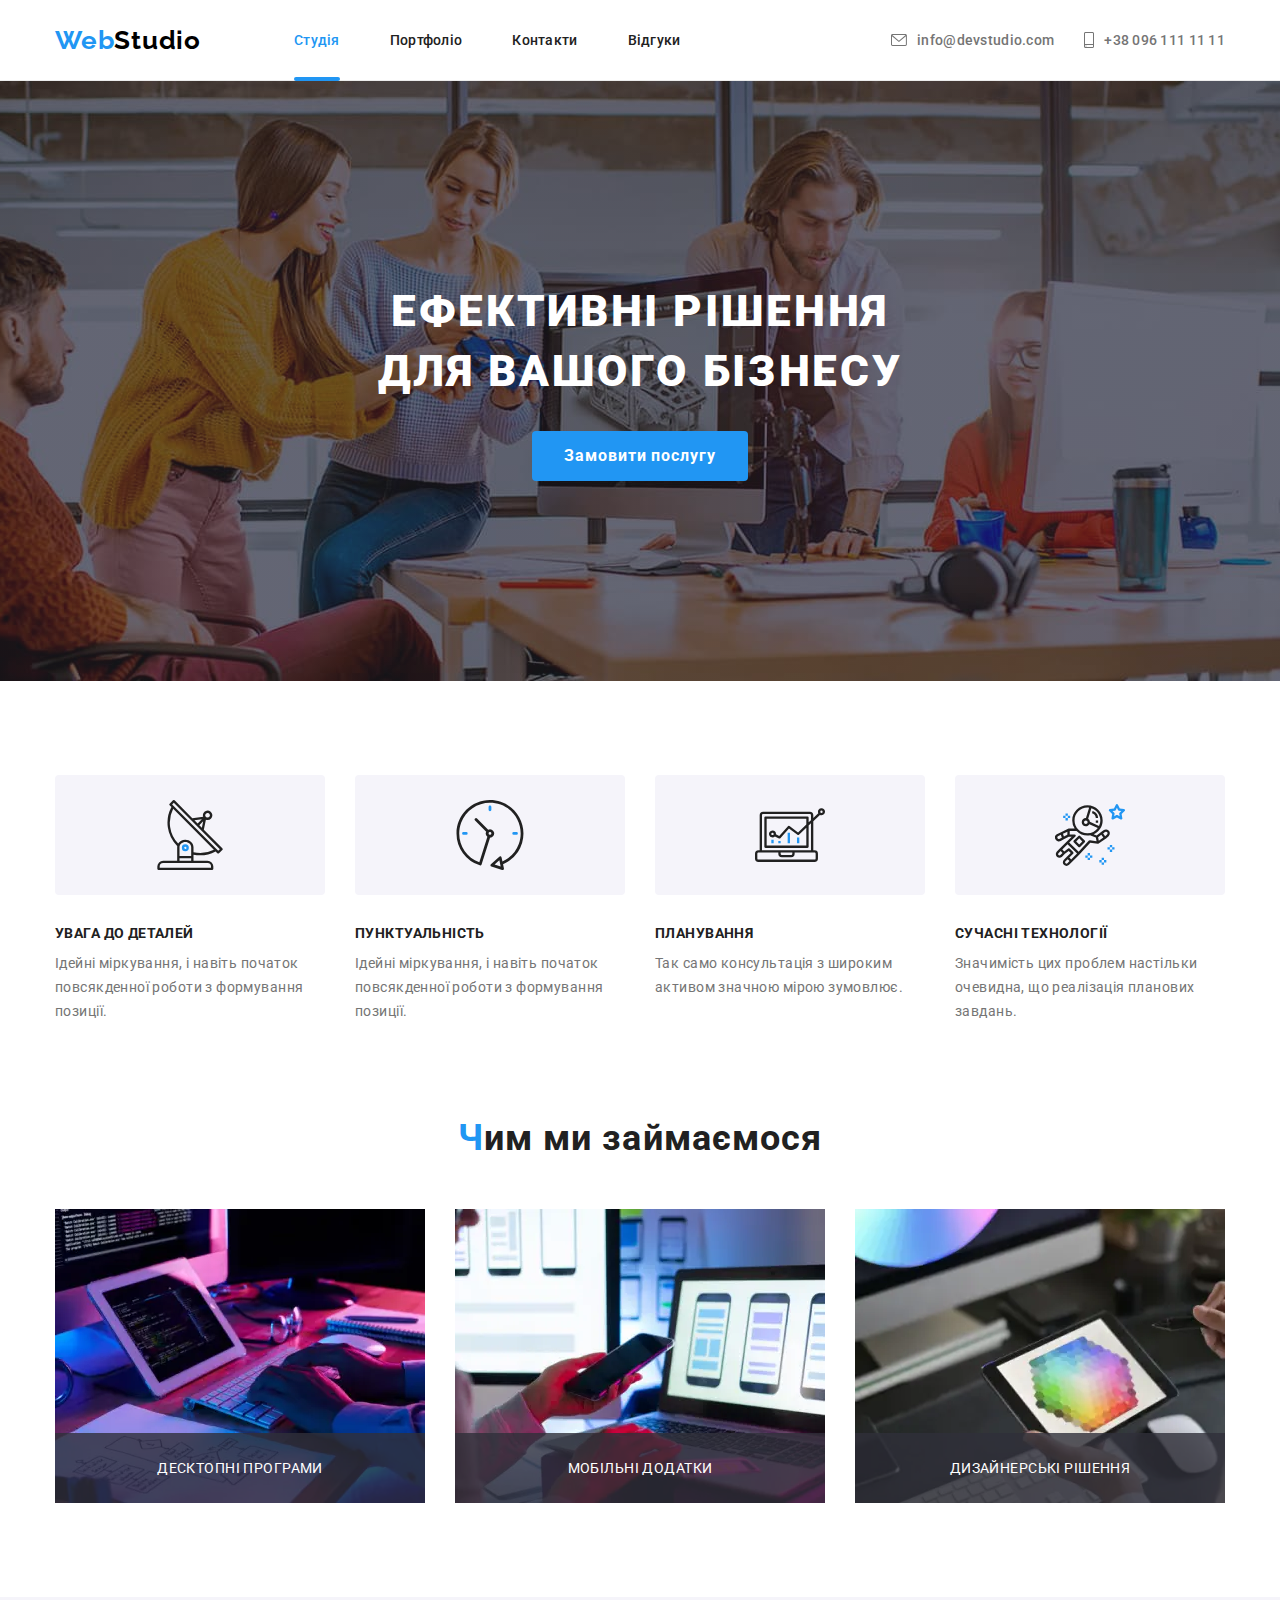
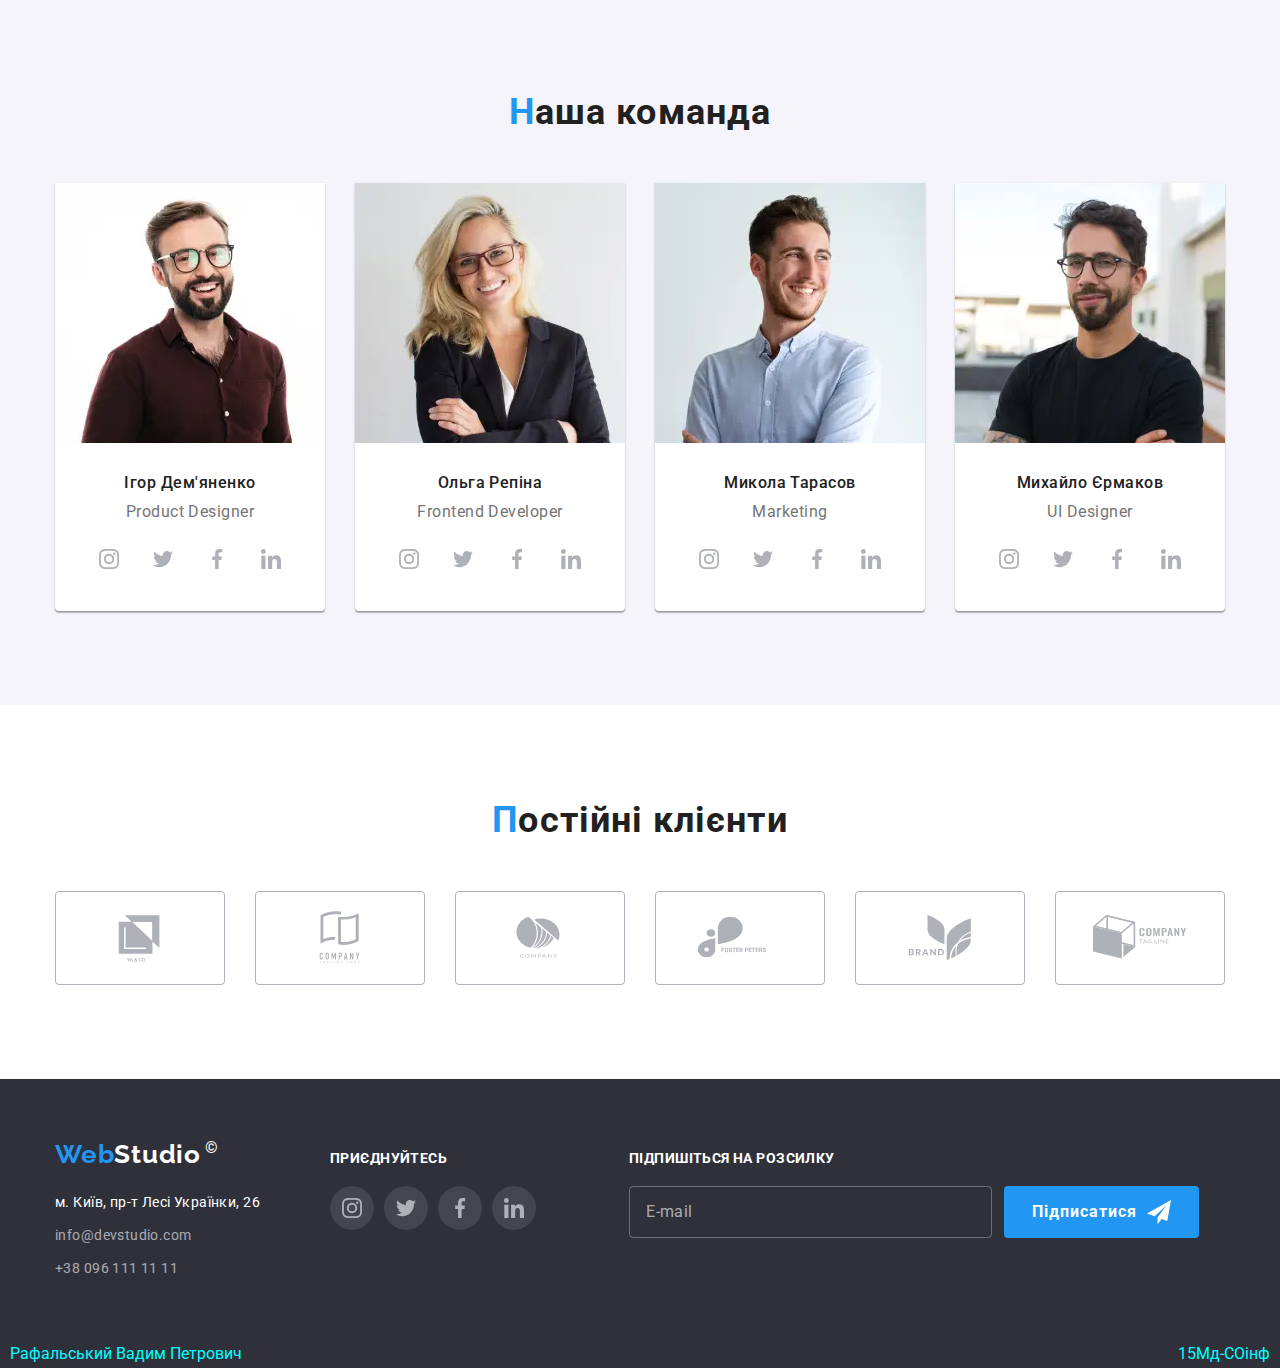
<file: index.html>
<!DOCTYPE html>
<html lang="ru">
  <head>
    <meta charset="UTF-8" />
    <meta http-equiv="X-UA-Compatible" content="IE=edge" />
    <meta name="viewport" content="width=device-width, initial-scale=1.0" />
    <title>WebStudio</title>
    <link rel="preconnect" href="https://fonts.googleapis.com" />
    <link rel="preconnect" href="https://fonts.gstatic.com" crossorigin />
    <link
      href="https://fonts.googleapis.com/css2?family=Raleway:wght@700&family=Roboto:wght@400;500;700;900&display=swap"
      rel="stylesheet"
    />

    <link
      rel="stylesheet"
      href="https://cdn.jsdelivr.net/npm/modern-normalize@1.1.0/modern-normalize.css"
    />
    <link rel="stylesheet" href="./css/main.min.css" />
    <link rel="shortcut icon" href="./images/favicon.png" type="image/png" />
  </head>

  <body>
    <!--========================================== HEADER===========================================-->

    <header class="page-header">
      <!--================================== NAVIGATION ==================================-->

      <div class="container container__page-header">
        <nav class="page-nav">
          <a class="logo logo__page-header" href="./index.html"
            >Web<span class="logo__header-color">Studio</span></a
          >
          <ul class="menu">
            <li class="menu__item">
              <a class="menu__link menu__link_current" href="./index.html"> Студія </a>
            </li>
            <li class="menu__item">
              <a class="menu__link" href="./portfolio.html" target="_self"> Портфоліо </a>
            </li>
            <li class="menu__item">
              <a class="menu__link" href="./contacts.html" target="_self"> Контакти </a>
            </li>
            <li class="menu__item">
              <a class="menu__link" href="./review.html" target="_self"> Відгуки </a>
            </li>
            <!-- <li class="menu__item">
              <a class="menu__link" href="./about_me.html" target="_self"> Про мене </a>
            </li> -->
          </ul>
        </nav>

        <button type="button" class="mobile-menu-open" data-menu-open>
          <svg class="mobile-menu-open-icon" height="40" width="40">
            <use href="./images/icon.svg#icon-menu-burger"></use>
          </svg>
        </button>

        <ul class="contact">
          <li class="contact__item">
            <a class="contact__link" href="mailto:info@devstudio.com">
              <svg class="contact__icon" height="12" width="16">
                <use href="./images/icon.svg#icon-envelope"></use>
              </svg>
              info@devstudio.com
            </a>
          </li>
          <li class="contact__item">
            <a class="contact__link" href="tel:+380961111111">
              <svg class="contact__icon" height="16" width="10">
                <use href="./images/icon.svg#icon-smartphone"></use>
              </svg>
              +38 096 111 11 11
            </a>
          </li>
        </ul>
      </div>

      <!--===================================== MOBILE MENU =====================================-->

      <div class="mobile-menu" data-menu>
        <div class="container mobile-menu__container">
          <button class="mobile-menu__close-btn" data-menu-close>
            <svg class="mobile-menu__close-icon" width="40" height="40">
              <use href="./images/icon.svg#icon-close-modal"></use>
            </svg>
          </button>

          <ul class="mobile-menu-nav">
            <li class="mobile-menu-nav__item">
              <a class="mobile-menu-nav__link mobile-menu-nav__link_current" href="./index.html"
                >Студия</a
              >
            </li>
            <li class="mobile-menu-nav__item">
              <a class="mobile-menu-nav__link" href="./portfolio.html" target="_self">Портфоліо</a>
            </li>
            <li class="mobile-menu-nav__item">
              <a class="mobile-menu-nav__link" href="./contacts.html" target="_self">Контакти</a>
            </li>
            <li class="mobile-menu-nav__item">
              <a class="mobile-menu-nav__link" href="./review.html" target="_self">Відгуки</a>
            </li>
            <!-- <li class="mobile-menu-nav__item">
              <a class="mobile-menu-nav__link" href="./about_me.html" target="_self">Про мене</a>
            </li> -->
          </ul>

          <div class="address-thumb">
            <ul class="mobile-menu-address">
              <li class="mobile-menu-address__item">
                <a
                  class="mobile-menu-address__link mobile-menu-address__link_tel"
                  href="tel:+380961111111"
                >
                  +38 096 111 11 11
                </a>
              </li>
              <li class="mobile-menu-address__item">
                <a
                  class="mobile-menu-address__link mobile-menu-address__link_email"
                  href="mailto:info@devstudio.com"
                >
                  info@devstudio.com
                </a>
              </li>
            </ul>

            <ul class="mobile-menu-social">
              <li class="mobile-menu-social__item">
                <a href="" class="mobile-menu-social__link"> Instagram </a>
              </li>
              <li class="mobile-menu-social__item">
                <a href="" class="mobile-menu-social__link"> Twitter </a>
              </li>
              <li class="mobile-menu-social__item">
                <a href="" class="mobile-menu-social__link"> Facebook </a>
              </li>
              <li class="mobile-menu-social__item">
                <a href="" class="mobile-menu-social__link"> LinkedIn </a>
              </li>
            </ul>
          </div>
        </div>
      </div>
    </header>

    <!--=========================================== HERO ===========================================-->

    <main>
      <section class="hero">
        <div class="container">
          <h1 class="hero__title">
            ефективні рішення <br />
            для вашого бізнесу
          </h1>
          <button class="hero__btn button" type="button" data-modal-open>Замовити послугу</button>
        </div>
      </section>

      <!--================================= OUR BENEFITS ========================================-->

      <section class="section">
        <div class="container">
          <h2 class="visually-hidden">Наші переваги</h2>
          <ul class="benefits-list">
            <li class="benefits-list__item">
              <div class="benefits-list__wrapper">
                <svg class="benefits-list__icon" width="70" height="70">
                  <use href="./images/icon.svg#icon-antenna"></use>
                </svg>
              </div>
              <h3 class="benefits-list__title">Увага до деталей</h3>
              <p class="benefits-list__text">
                Ідейні міркування, і навіть початок повсякденної роботи з формування позиції.
              </p>
            </li>
            <li class="benefits-list__item">
              <div class="benefits-list__wrapper">
                <svg class="benefits-list__icon" width="70" height="70">
                  <use href="./images/icon.svg#icon-clock"></use>
                </svg>
              </div>
              <h3 class="benefits-list__title">Пунктуальність</h3>
              <p class="benefits-list__text">
                Ідейні міркування, і навіть початок повсякденної роботи з формування позиції.
              </p>
            </li>
            <li class="benefits-list__item">
              <div class="benefits-list__wrapper">
                <svg class="benefits-list__icon" width="70" height="70">
                  <use href="./images/icon.svg#icon-diagram"></use>
                </svg>
              </div>
              <h3 class="benefits-list__title">Планування</h3>
              <p class="benefits-list__text">
                Так само консультація з широким активом значною мірою зумовлює.
              </p>
            </li>
            <li class="benefits-list__item">
              <div class="benefits-list__wrapper">
                <svg class="benefits-list__icon" width="70" height="70">
                  <use href="./images/icon.svg#icon-astronaut"></use>
                </svg>
              </div>
              <h3 class="benefits-list__title">Сучасні технології</h3>
              <p class="benefits-list__text">
                Значимість цих проблем настільки очевидна, що реалізація планових завдань.
              </p>
            </li>
          </ul>
        </div>
      </section>

      <!--==================================- WHAT ARE WE DOING ==================================-->

      <section class="section section_padding-top">
        <div class="container">
          <h2 class="section-title section-title_margin-b">Чим ми займаємося</h2>
          <ul class="doing-list">
            <li class="doing-list__item">
              <picture class="doing-list__img">
                <source
                  srcset="./images/desk/What-1/img.webp 1x, ./images/desk/What-1/img@2x.webp 2x"
                  media="(min-width: 1200px)"
                  type="image/webp"
                />

                <source
                  srcset="./images/desk/What-1/img.jpg 1x, ./images/desk/What-1/img@2x.jpg 2x"
                  media="(min-width: 1200px)"
                  type="image/jpeg"
                />

                <img src="./images/desk/What-1/img.jpg" alt="Создаем сайты с нуля" />
              </picture>

              <p class="doing-list__text">Десктопні програми</p>
            </li>
            <li class="doing-list__item">
              <picture class="doing-list__img">
                <source
                  srcset="./images/desk/What-2/img.webp 1x, ./images/desk/What-2/img@2x.webp 2x"
                  media="(min-width: 1200px)"
                  type="image/webp"
                />

                <source
                  srcset="./images/desk/What-2/img.jpg 1x, ./images/desk/What-2/img@2x.jpg 2x"
                  media="(min-width: 1200px)"
                  type="image/jpeg"
                />

                <img
                  src="./images/desk/What-2/img.jpg"
                  alt="Адаптируем сайты для мобильных устройств"
                />
              </picture>

              <p class="doing-list__text">Мобільні додатки</p>
            </li>
            <li class="doing-list__item">
              <picture class="doing-list__img">
                <source
                  srcset="./images/desk/What-3/img.webp 1x, ./images/desk/What-3/img@2x.webp 2x"
                  media="(min-width: 1200px)"
                  type="image/webp"
                />

                <source
                  srcset="./images/desk/What-3/img.jpg 1x, ./images/desk/What-3/img@2x.jpg 2x"
                  media="(min-width: 1200px)"
                  type="image/jpeg"
                />

                <img src="./images/desk/What-3/img.jpg" alt="Разрабатываем современный дизайн" />
              </picture>

              <p class="doing-list__text">Дизайнерські рішення</p>
            </li>
          </ul>
        </div>
      </section>

      <!--======================================== OUR_TEAM ========================================-->

      <section class="section section_bg-color">
        <div class="container">
          <h2 class="section-title section-title_margin-b">Наша команда</h2>
          <ul class="team-list">
            <li class="team-list__item">
              <picture class="team-list__img">
                <source
                  srcset="./images/desk/Comand-1/img.webp 1x, ./images/desk/Comand-1/img@2x.webp 2x"
                  media="(min-width: 1200px)"
                  type="image/webp"
                />
                <source
                  srcset="./images/desk/Comand-1/img.jpg 1x, ./images/desk/Comand-1/img@2x.jpg 2x"
                  media="(min-width: 1200px)"
                  type="image/jpeg"
                />

                <source
                  srcset="./images/tab/Comand-1/img.webp 1x, ./images/tab/Comand-1/img@2x.webp 2x"
                  media="(min-width: 768px)"
                  type="image/webp"
                />
                <source
                  srcset="./images/tab/Comand-1/img.jpg 1x, ./images/tab/Comand-1/img@2x.jpg 2x"
                  media="(min-width: 768px)"
                  type="image/jpeg"
                />

                <source
                  srcset="./images/tel/Comand-1/img.webp 1x, ./images/tel/Comand-1/img@2x.webp 2x"
                  type="image/webp"
                />
                <source
                  srcset="./images/tel/Comand-1/img.jpg 1x, ./images/tel/Comand-1/img@2x.jpg 2x"
                  type="image/jpeg"
                />

                <img src="./images/tel/Comand-1/img.jpg" alt="Игорь Демьяненко" />
              </picture>

              <div class="team-list__info">
                <h3 class="team-list__title">Ігор Дем'яненко</h3>
                <p class="team-list__text" lang="en">Product Designer</p>
                <ul class="social-list">
                  <li class="social-list__item">
                    <a href="" class="social-list__link">
                      <svg class="social-list__icon" width="20" height="20">
                        <use href="./images/icon.svg#icon-instagram"></use>
                      </svg>
                    </a>
                  </li>
                  <li class="social-list__item">
                    <a href="" class="social-list__link">
                      <svg class="social-list__icon" width="20" height="20">
                        <use href="./images/icon.svg#icon-twitter"></use>
                      </svg>
                    </a>
                  </li>
                  <li class="social-list__item">
                    <a href="" class="social-list__link">
                      <svg class="social-list__icon" width="20" height="20">
                        <use href="./images/icon.svg#icon-facebook"></use>
                      </svg>
                    </a>
                  </li>
                  <li class="social-list__item">
                    <a href="" class="social-list__link">
                      <svg class="social-list__icon" width="20" height="20">
                        <use href="./images/icon.svg#icon-linkedin"></use>
                      </svg>
                    </a>
                  </li>
                </ul>
              </div>
            </li>
            <li class="team-list__item">
              <picture class="team-list__img">
                <source
                  srcset="./images/desk/Comand-2/img.webp 1x, ./images/desk/Comand-2/img@2x.webp 2x"
                  media="(min-width: 1200px)"
                  type="image/webp"
                />
                <source
                  srcset="./images/desk/Comand-2/img.jpg 1x, ./images/desk/Comand-2/img@2x.jpg 2x"
                  media="(min-width: 1200px)"
                  type="image/jpeg"
                />

                <source
                  srcset="./images/tab/Comand-2/img.webp 1x, ./images/tab/Comand-2/img@2x.webp 2x"
                  media="(min-width: 768px)"
                  type="image/webp"
                />
                <source
                  srcset="./images/tab/Comand-2/img.jpg 1x, ./images/tab/Comand-2/img@2x.jpg 2x"
                  media="(min-width: 768px)"
                  type="image/jpeg"
                />

                <source
                  srcset="./images/tel/Comand-2/img.webp 1x, ./images/tel/Comand-2/img@2x.webp 2x"
                  type="image/webp"
                />
                <source
                  srcset="./images/tel/Comand-2/img.jpg 1x, ./images/tel/Comand-2/img@2x.jpg 2x"
                  type="image/jpeg"
                />

                <img src="./images/tel/Comand-2/img.jpg" alt="Игорь Демьяненко" />
              </picture>

              <div class="team-list__info">
                <h3 class="team-list__title">Ольга Репіна</h3>
                <p class="team-list__text" lang="en">Frontend Developer</p>
                <ul class="social-list">
                  <li class="social-list__item">
                    <a href="" class="social-list__link">
                      <svg class="social-list__icon" width="20" height="20">
                        <use href="./images/icon.svg#icon-instagram"></use>
                      </svg>
                    </a>
                  </li>
                  <li class="social-list__item">
                    <a href="" class="social-list__link">
                      <svg class="social-list__icon" width="20" height="20">
                        <use href="./images/icon.svg#icon-twitter"></use>
                      </svg>
                    </a>
                  </li>
                  <li class="social-list__item">
                    <a href="" class="social-list__link">
                      <svg class="social-list__icon" width="20" height="20">
                        <use href="./images/icon.svg#icon-facebook"></use>
                      </svg>
                    </a>
                  </li>
                  <li class="social-list__item">
                    <a href="" class="social-list__link">
                      <svg class="social-list__icon" width="20" height="20">
                        <use href="./images/icon.svg#icon-linkedin"></use>
                      </svg>
                    </a>
                  </li>
                </ul>
              </div>
            </li>
            <li class="team-list__item">
              <picture class="team-list__img">
                <source
                  srcset="./images/desk/Comand-3/img.webp 1x, ./images/desk/Comand-3/img@2x.webp 2x"
                  media="(min-width: 1200px)"
                  type="image/webp"
                />
                <source
                  srcset="./images/desk/Comand-3/img.jpg 1x, ./images/desk/Comand-3/img@2x.jpg 2x"
                  media="(min-width: 1200px)"
                  type="image/jpeg"
                />

                <source
                  srcset="./images/tab/Comand-3/img.webp 1x, ./images/tab/Comand-3/img@2x.webp 2x"
                  media="(min-width: 768px)"
                  type="image/webp"
                />
                <source
                  srcset="./images/tab/Comand-3/img.jpg 1x, ./images/tab/Comand-3/img@2x.jpg 2x"
                  media="(min-width: 768px)"
                  type="image/jpeg"
                />

                <source
                  srcset="./images/tel/Comand-3/img.webp 1x, ./images/tel/Comand-3/img@2x.webp 2x"
                  type="image/webp"
                />
                <source
                  srcset="./images/tel/Comand-3/img.jpg 1x, ./images/tel/Comand-3/img@2x.jpg 2x"
                  type="image/jpeg"
                />

                <img src="./images/tel/Comand-3/img.jpg" alt="Игорь Демьяненко" />
              </picture>

              <div class="team-list__info">
                <h3 class="team-list__title">Микола Тарасов</h3>
                <p class="team-list__text" lang="en">Marketing</p>
                <ul class="social-list">
                  <li class="social-list__item">
                    <a href="" class="social-list__link">
                      <svg class="social-list__icon" width="20" height="20">
                        <use href="./images/icon.svg#icon-instagram"></use>
                      </svg>
                    </a>
                  </li>
                  <li class="social-list__item">
                    <a href="" class="social-list__link">
                      <svg class="social-list__icon" width="20" height="20">
                        <use href="./images/icon.svg#icon-twitter"></use>
                      </svg>
                    </a>
                  </li>
                  <li class="social-list__item">
                    <a href="" class="social-list__link">
                      <svg class="social-list__icon" width="20" height="20">
                        <use href="./images/icon.svg#icon-facebook"></use>
                      </svg>
                    </a>
                  </li>
                  <li class="social-list__item">
                    <a href="" class="social-list__link">
                      <svg class="social-list__icon" width="20" height="20">
                        <use href="./images/icon.svg#icon-linkedin"></use>
                      </svg>
                    </a>
                  </li>
                </ul>
              </div>
            </li>
            <li class="team-list__item">
              <picture class="team-list__img">
                <source
                  srcset="./images/desk/Comand-4/img.webp 1x, ./images/desk/Comand-4/img@2x.webp 2x"
                  media="(min-width: 1200px)"
                  type="image/webp"
                />
                <source
                  srcset="./images/desk/Comand-4/img.jpg 1x, ./images/desk/Comand-4/img@2x.jpg 2x"
                  media="(min-width: 1200px)"
                  type="image/jpeg"
                />

                <source
                  srcset="./images/tab/Comand-4/img.webp 1x, ./images/tab/Comand-4/img@2x.webp 2x"
                  media="(min-width: 768px)"
                  type="image/webp"
                />
                <source
                  srcset="./images/tab/Comand-4/img.jpg 1x, ./images/tab/Comand-4/img@2x.jpg 2x"
                  media="(min-width: 768px)"
                  type="image/jpeg"
                />

                <source
                  srcset="./images/tel/Comand-4/img.webp 1x, ./images/tel/Comand-4/img@2x.webp 2x"
                  type="image/webp"
                />
                <source
                  srcset="./images/tel/Comand-4/img.jpg 1x, ./images/tel/Comand-4/img@2x.jpg 2x"
                  type="image/jpeg"
                />

                <img src="./images/tel/Comand-4/img.jpg" alt="Игорь Демьяненко" />
              </picture>

              <div class="team-list__info">
                <h3 class="team-list__title">Михайло Єрмаков</h3>
                <p class="team-list__text" lang="en">UI Designer</p>
                <ul class="social-list">
                  <li class="social-list__item">
                    <a href="" class="social-list__link">
                      <svg class="social-list__icon" width="20" height="20">
                        <use href="./images/icon.svg#icon-instagram"></use>
                      </svg>
                    </a>
                  </li>
                  <li class="social-list__item">
                    <a href="" class="social-list__link">
                      <svg class="social-list__icon" width="20" height="20">
                        <use href="./images/icon.svg#icon-twitter"></use>
                      </svg>
                    </a>
                  </li>
                  <li class="social-list__item">
                    <a href="" class="social-list__link">
                      <svg class="social-list__icon" width="20" height="20">
                        <use href="./images/icon.svg#icon-facebook"></use>
                      </svg>
                    </a>
                  </li>
                  <li class="social-list__item">
                    <a href="" class="social-list__link">
                      <svg class="social-list__icon" width="20" height="20">
                        <use href="./images/icon.svg#icon-linkedin"></use>
                      </svg>
                    </a>
                  </li>
                </ul>
              </div>
            </li>
          </ul>
        </div>
      </section>

      <!-- ============================================= CLIENT =============================================== -->

      <section class="section">
        <div class="container">
          <h2 class="section-title section-title_margin-b">Постійні клієнти</h2>
          <ul class="client-list">
            <li class="client-list__item">
              <a href="" class="client-list__link">
                <svg class="client-list__icon" width="106" height="60">
                  <use href="./images/icon.svg#icon-logo"></use>
                </svg>
              </a>
            </li>
            <li class="client-list__item">
              <a href="" class="client-list__link">
                <svg class="client-list__icon" width="106" height="60">
                  <use href="./images/icon.svg#icon-logo-1"></use>
                </svg>
              </a>
            </li>
            <li class="client-list__item">
              <a href="" class="client-list__link">
                <svg class="client-list__icon" width="106" height="60">
                  <use href="./images/icon.svg#icon-logo-2"></use>
                </svg>
              </a>
            </li>
            <li class="client-list__item">
              <a href="" class="client-list__link">
                <svg class="client-list__icon" width="106" height="60">
                  <use href="./images/icon.svg#icon-logo-3"></use>
                </svg>
              </a>
            </li>
            <li class="client-list__item">
              <a href="" class="client-list__link">
                <svg class="client-list__icon" width="106" height="60">
                  <use href="./images/icon.svg#icon-logo-4"></use>
                </svg>
              </a>
            </li>
            <li class="client-list__item">
              <a href="" class="client-list__link">
                <svg class="client-list__icon" width="106" height="60">
                  <use href="./images/icon.svg#icon-logo-5"></use>
                </svg>
              </a>
            </li>
          </ul>
        </div>
      </section>
    </main>

    <!--================================================== footer ==================================================-->

    <footer class="page-footer">
      <div class="container footer">
        <div class="footer-thumb">
          <div class="address-container">
            <a class="logo logo__footer" href="/"
              >Web<span class="logo__footer-color">Studio</span></a
            >
            <a class="copy" href="./about_me.html" target="_blank">&copy;</a>

            <address>
              <ul class="address-list">
                <li class="address-list__item">
                  <a
                    class="address-list__link address-list__link_color"
                    href="https://goo.gl/maps/aTcCXjE4qX92qrxGA"
                    >м. Київ, пр-т Лесі Українки, 26
                  </a>
                </li>
                <li class="address-list__item">
                  <a class="address-list__link" href="mailto:info@devstudio.com"
                    >info@devstudio.com</a
                  >
                </li>
                <li class="address-list__item">
                  <a class="address-list__link" href="tel:+380961111111">+38 096 111 11 11</a>
                </li>
              </ul>
            </address>
          </div>
          <div class="footer-social">
            <p class="footer-social__text">приєднуйтесь</p>
            <ul class="social-list">
              <li class="social-list__item">
                <a href="" class="social-list__link social-list__link_footer-bg-color">
                  <svg class="social-list__icon" width="20" height="20">
                    <use href="./images/icon.svg#icon-instagram"></use>
                  </svg>
                </a>
              </li>

              <li class="social-list__item">
                <a href="" class="social-list__link social-list__link_footer-bg-color">
                  <svg class="social-list__icon" width="20" height="20">
                    <use href="./images/icon.svg#icon-twitter"></use>
                  </svg>
                </a>
              </li>

              <li class="social-list__item">
                <a href="" class="social-list__link social-list__link_footer-bg-color">
                  <svg class="social-list__icon" width="20" height="20">
                    <use href="./images/icon.svg#icon-facebook"></use>
                  </svg>
                </a>
              </li>

              <li class="social-list__item">
                <a href="" class="social-list__link social-list__link_footer-bg-color">
                  <svg class="social-list__icon" width="20" height="20">
                    <use href="./images/icon.svg#icon-linkedin"></use>
                  </svg>
                </a>
              </li>
            </ul>
          </div>
        </div>
        <!-- ================================= subscribe-form ================================= -->

        <form class="subscribe-form" autocomplete="off">
          <label class="subscribe-form__desc" for="subscribe">Підпишіться на розсилку</label>
          <span class="subscribe-fild">
            <input
              class="subscribe-form__input"
              type="email"
              name="email-subscribe"
              id="subscribe"
              placeholder="E-mail"
            />
            <button class="subscribe-form__btn button" type="submit">Підписатися</button>
          </span>
        </form>
      </div>
    </footer>

    <!--====================================== MODAL WINDOW ======================================-->

    <div class="backdrop is-hidden" data-modal>
      <div class="modal">
        <button type="button" class="modal-close-btn" data-modal-close>
          <svg class="modal-close-btn__icon" width="18" height="18">
            <use href="./images/icon.svg#icon-close-modal"></use>
          </svg>
        </button>

        <form class="modal-form" autocomplete="off">
          <p class="modal-form__text">Залишіть свої дані, ми вам передзвонимо</p>
          <label class="modal-form__fild">
            <span class="modal-form__desc">Им'я</span>
            <span class="modal-form-input-wrapper">
              <input
                class="modal-form__input"
                type="text"
                name="user-name"
                pattern="^[a-zA-Zа-яА-Я]+$"
                minlength="2"
              />
              <svg class="modal-form__icon" height="18" width="18">
                <use href="./images/icon.svg#icon-person-modal"></use>
              </svg>
            </span>
          </label>
          <label class="modal-form__fild">
            <span class="modal-form__desc">Телефон</span>
            <span class="modal-form-input-wrapper">
              <input
                class="modal-form__input"
                type="tel"
                name="user-tel"
                pattern="[0-9]{3}-[0-9]{3}-[0-9]{2}-[0-9]{2}"
                title="xxx-xxx-xx-xx"
              />
              <svg class="modal-form__icon" height="18" width="18">
                <use href="./images/icon.svg#icon-phone-modal"></use>
              </svg>
            </span>
          </label>
          <label class="modal-form__fild">
            <span class="modal-form__desc">Пошта</span>
            <span class="modal-form-input-wrapper">
              <input class="modal-form__input" type="email" name="user-email" />
              <svg class="modal-form__icon" height="18" width="18">
                <use href="./images/icon.svg#icon-email-modal"></use>
              </svg>
            </span>
          </label>

          <label class="modal-form__fild">
            <span class="modal-form__desc">Коментарі</span>
            <textarea
              class="modal-form__massage"
              name="user-massage"
              placeholder="Введите текст"
            ></textarea>
          </label>

          <input
            type="checkbox"
            class="modal-form__check visually-hidden"
            name="email"
            id="user-policy"
          />
          <label class="modal-form__check-desc" for="user-policy"
            >Погоджуюся з розсилкою та приймаю&nbsp;
            <a class="modal-form__policy-link" href="">Умови договору</a></label
          >
          <button class="button modal-form__submit" type="submit">Відправити</button>
        </form>
      </div>
    </div>
    <div class="proofWrapper">
      <div class="proof">
        <p>Рафальський Вадим Петрович</p>
        <p>15Мд-СОінф</p>
      </div>
    </div>
    <script src="./js/modal.js"></script>
    <script src="./js/mobile-menu.js"></script>
  </body>
</html>
</file>
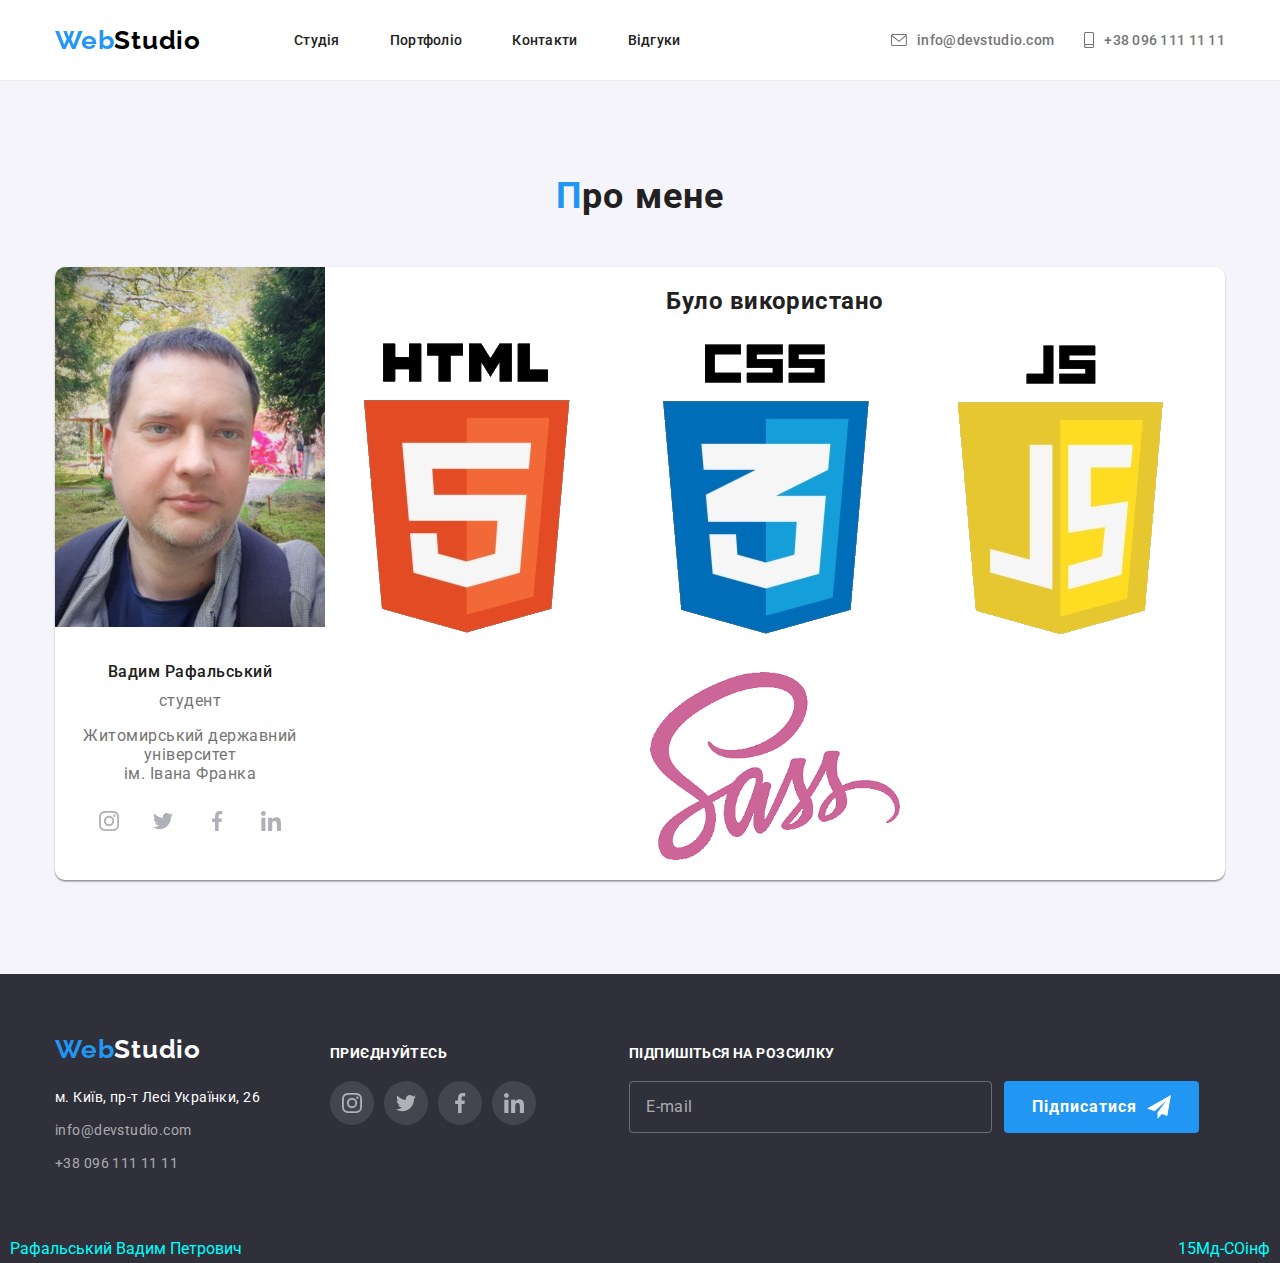
<file: about_me.html>
<!DOCTYPE html>
<html lang="ru">
  <head>
    <meta charset="UTF-8" />
    <meta http-equiv="X-UA-Compatible" content="IE=edge" />
    <meta name="viewport" content="width=device-width, initial-scale=1.0" />
    <title>WebStudio</title>
    <link rel="preconnect" href="https://fonts.googleapis.com" />
    <link rel="preconnect" href="https://fonts.gstatic.com" crossorigin />
    <link
      href="https://fonts.googleapis.com/css2?family=Raleway:wght@700&family=Roboto:wght@400;500;700;900&display=swap"
      rel="stylesheet"
    />

    <link
      rel="stylesheet"
      href="https://cdn.jsdelivr.net/npm/modern-normalize@1.1.0/modern-normalize.css"
    />
    <link rel="stylesheet" href="./css/main.min.css" />
    <link rel="shortcut icon" href="./images/favicon.png" type="image/png" />
  </head>

  <body>
    <!--========================================== HEADER===========================================-->

    <header class="page-header">
      <!--================================== NAVIGATION ==================================-->

      <div class="container container__page-header">
        <nav class="page-nav">
          <a class="logo logo__page-header" href="./index.html"
            >Web<span class="logo__header-color">Studio</span></a
          >
          <ul class="menu">
            <li class="menu__item">
              <a class="menu__link" href="./index.html"> Студія </a>
            </li>
            <li class="menu__item">
              <a class="menu__link" href="./portfolio.html" target="_self"> Портфоліо </a>
            </li>
            <li class="menu__item">
              <a class="menu__link" href="./contacts.html" target="_self"> Контакти </a>
            </li>
            <li class="menu__item">
              <a class="menu__link" href="./review.html" target="_self"> Відгуки </a>
            </li>
            <!-- <li class="menu__item">
              <a class="menu__link menu__link_current" href="./about_me.html" target="_self">
                Про мене
              </a>
            </li> -->
          </ul>
        </nav>

        <button type="button" class="mobile-menu-open" data-menu-open>
          <svg class="mobile-menu-open-icon" height="40" width="40">
            <use href="./images/icon.svg#icon-menu-burger"></use>
          </svg>
        </button>

        <ul class="contact">
          <li class="contact__item">
            <a class="contact__link" href="mailto:info@devstudio.com">
              <svg class="contact__icon" height="12" width="16">
                <use href="./images/icon.svg#icon-envelope"></use>
              </svg>
              info@devstudio.com
            </a>
          </li>
          <li class="contact__item">
            <a class="contact__link" href="tel:+380961111111">
              <svg class="contact__icon" height="16" width="10">
                <use href="./images/icon.svg#icon-smartphone"></use>
              </svg>
              +38 096 111 11 11
            </a>
          </li>
        </ul>
      </div>

      <!--===================================== MOBILE MENU =====================================-->

      <div class="mobile-menu" data-menu>
        <div class="container mobile-menu__container">
          <button class="mobile-menu__close-btn" data-menu-close>
            <svg class="mobile-menu__close-icon" width="40" height="40">
              <use href="./images/icon.svg#icon-close-modal"></use>
            </svg>
          </button>

          <ul class="mobile-menu-nav">
            <li class="mobile-menu-nav__item">
              <a class="mobile-menu-nav__link" href="./index.html">Студия</a>
            </li>
            <li class="mobile-menu-nav__item">
              <a class="mobile-menu-nav__link" href="./portfolio.html" target="_self">Портфоліо</a>
            </li>
            <li class="mobile-menu-nav__item">
              <a class="mobile-menu-nav__link" href="./contacts.html" target="_self">Контакти</a>
            </li>
            <li class="mobile-menu-nav__item">
              <a class="mobile-menu-nav__link" href="./review.html" target="_self">Відгуки</a>
            </li>
            <!-- <li class="mobile-menu-nav__item">
              <a
                class="mobile-menu-nav__link mobile-menu-nav__link_current"
                href="./about_me.html"
                target="_self"
                >Про мене</a
              >
            </li> -->
          </ul>

          <div class="address-thumb">
            <ul class="mobile-menu-address">
              <li class="mobile-menu-address__item">
                <a
                  class="mobile-menu-address__link mobile-menu-address__link_tel"
                  href="tel:+380961111111"
                >
                  +38 096 111 11 11
                </a>
              </li>
              <li class="mobile-menu-address__item">
                <a
                  class="mobile-menu-address__link mobile-menu-address__link_email"
                  href="mailto:info@devstudio.com"
                >
                  info@devstudio.com
                </a>
              </li>
            </ul>

            <ul class="mobile-menu-social">
              <li class="mobile-menu-social__item">
                <a href="" class="mobile-menu-social__link"> Instagram </a>
              </li>
              <li class="mobile-menu-social__item">
                <a href="" class="mobile-menu-social__link"> Twitter </a>
              </li>
              <li class="mobile-menu-social__item">
                <a href="" class="mobile-menu-social__link"> Facebook </a>
              </li>
              <li class="mobile-menu-social__item">
                <a href="" class="mobile-menu-social__link"> LinkedIn </a>
              </li>
            </ul>
          </div>
        </div>
      </div>
    </header>

    <!--======================================== ABOUT_ME ========================================-->

    <section class="section section_bg-color">
      <div class="container">
        <h2 class="section-title section-title_margin-b">Про мене</h2>
        <div class="about-me-wrapper">
          <div class="about-me">
            <img class="about-me__img" src="./images/my_photo_min.jpg" alt="Игорь Демьяненко" />
            <div class="about-me__info">
              <h3 class="about-me__title">Вадим Рафальський</h3>
              <p class="about-me__text">студент</p>
              <p class="about-me__text">
                Житомирський державний університет <br />ім. Івана Франка
              </p>

              <ul class="social-list">
                <li class="social-list__item">
                  <a href="" class="social-list__link">
                    <svg class="social-list__icon" width="20" height="20">
                      <use href="./images/icon.svg#icon-instagram"></use>
                    </svg>
                  </a>
                </li>
                <li class="social-list__item">
                  <a href="" class="social-list__link">
                    <svg class="social-list__icon" width="20" height="20">
                      <use href="./images/icon.svg#icon-twitter"></use>
                    </svg>
                  </a>
                </li>
                <li class="social-list__item">
                  <a href="" class="social-list__link">
                    <svg class="social-list__icon" width="20" height="20">
                      <use href="./images/icon.svg#icon-facebook"></use>
                    </svg>
                  </a>
                </li>
                <li class="social-list__item">
                  <a href="" class="social-list__link">
                    <svg class="social-list__icon" width="20" height="20">
                      <use href="./images/icon.svg#icon-linkedin"></use>
                    </svg>
                  </a>
                </li>
              </ul>
            </div>
          </div>
          <div class="technologies">
            <h3 class="technologies__title">Було використано</h3>
            <ul class="technologies__list">
              <li class="technologies__item">
                <img src="./images/technologies_logo/HTML.png" alt="HTML" />
              </li>
              <li class="technologies__item">
                <img src="./images/technologies_logo/CSS.png" alt="CSS" />
              </li>
              <li class="technologies__item">
                <img src="./images/technologies_logo/JS.png" alt="JS" />
              </li>
              <li class="technologies__item">
                <img src="./images/technologies_logo/SASS.png" alt="SCSS" />
              </li>
            </ul>
          </div>
        </div>
      </div>
    </section>

    <!--================================================== footer ==================================================-->

    <footer class="page-footer">
      <div class="container footer">
        <div class="footer-thumb">
          <div class="address-container">
            <a class="logo logo__footer" href="/"
              >Web<span class="logo__footer-color">Studio</span></a
            >
            <address>
              <ul class="address-list">
                <li class="address-list__item">
                  <a
                    class="address-list__link address-list__link_color"
                    href="https://goo.gl/maps/aTcCXjE4qX92qrxGA"
                    >м. Київ, пр-т Лесі Українки, 26
                  </a>
                </li>
                <li class="address-list__item">
                  <a class="address-list__link" href="mailto:info@devstudio.com"
                    >info@devstudio.com</a
                  >
                </li>
                <li class="address-list__item">
                  <a class="address-list__link" href="tel:+380961111111">+38 096 111 11 11</a>
                </li>
              </ul>
            </address>
          </div>
          <div class="footer-social">
            <p class="footer-social__text">приєднуйтесь</p>
            <ul class="social-list">
              <li class="social-list__item">
                <a href="" class="social-list__link social-list__link_footer-bg-color">
                  <svg class="social-list__icon" width="20" height="20">
                    <use href="./images/icon.svg#icon-instagram"></use>
                  </svg>
                </a>
              </li>

              <li class="social-list__item">
                <a href="" class="social-list__link social-list__link_footer-bg-color">
                  <svg class="social-list__icon" width="20" height="20">
                    <use href="./images/icon.svg#icon-twitter"></use>
                  </svg>
                </a>
              </li>

              <li class="social-list__item">
                <a href="" class="social-list__link social-list__link_footer-bg-color">
                  <svg class="social-list__icon" width="20" height="20">
                    <use href="./images/icon.svg#icon-facebook"></use>
                  </svg>
                </a>
              </li>

              <li class="social-list__item">
                <a href="" class="social-list__link social-list__link_footer-bg-color">
                  <svg class="social-list__icon" width="20" height="20">
                    <use href="./images/icon.svg#icon-linkedin"></use>
                  </svg>
                </a>
              </li>
            </ul>
          </div>
        </div>
        <!-- ================================= subscribe-form ================================= -->

        <form class="subscribe-form" autocomplete="off">
          <label class="subscribe-form__desc" for="subscribe">Підпишіться на розсилку</label>
          <span class="subscribe-fild">
            <input
              class="subscribe-form__input"
              type="email"
              name="email-subscribe"
              id="subscribe"
              placeholder="E-mail"
            />
            <button class="subscribe-form__btn button" type="submit">Підписатися</button>
          </span>
        </form>
      </div>
    </footer>

    <div class="proofWrapper">
      <div class="proof">
        <p>Рафальський Вадим Петрович</p>
        <p>15Мд-СОінф</p>
      </div>
    </div>
    <script src="./js/mobile-menu.js"></script>
  </body>
</html>
</file>
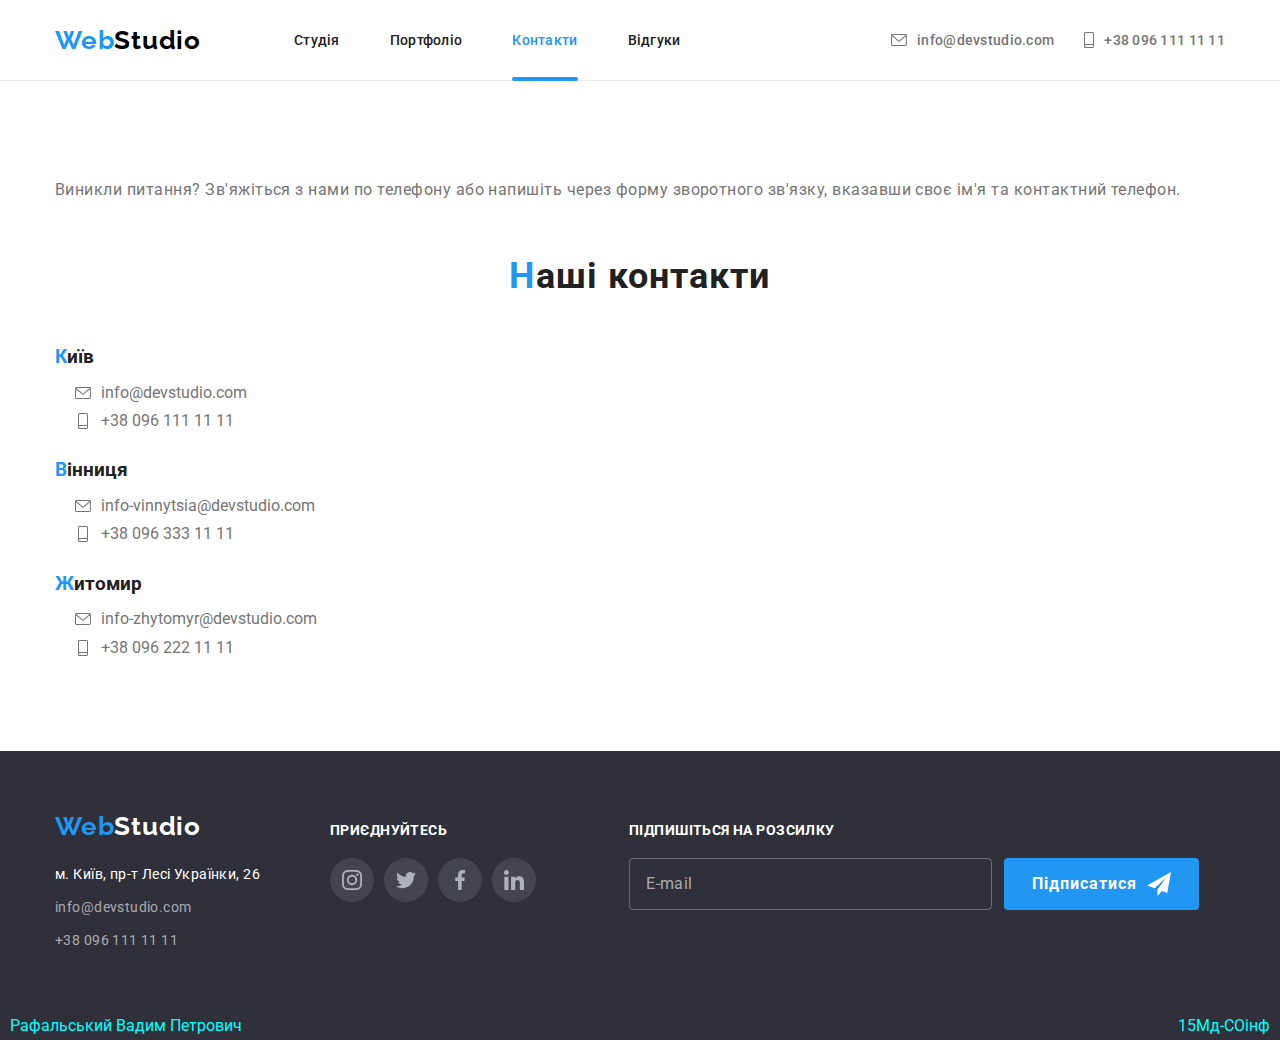
<file: contacts.html>
<!DOCTYPE html>
<html lang="uk">
  <head>
    <meta charset="UTF-8" />
    <meta http-equiv="X-UA-Compatible" content="IE=edge" />
    <meta name="viewport" content="width=device-width, initial-scale=1.0" />
    <title>WebStudio</title>
    <link rel="preconnect" href="https://fonts.googleapis.com" />
    <link rel="preconnect" href="https://fonts.gstatic.com" crossorigin />
    <link
      href="https://fonts.googleapis.com/css2?family=Raleway:wght@700&family=Roboto:wght@400;500;700;900&display=swap"
      rel="stylesheet"
    />
    <link
      rel="stylesheet"
      href="https://cdn.jsdelivr.net/npm/modern-normalize@1.1.0/modern-normalize.css"
    />
    <link rel="stylesheet" href="./css/main.min.css" />
    <link rel="shortcut icon" href="./images/favicon.png" type="image/png" />
  </head>

  <body>
    <!--======================================== HEADER ========================================-->

    <header class="page-header">
      <!--=================================== NAVIGATION ===================================-->

      <div class="container container__page-header">
        <nav class="page-nav">
          <a class="logo logo__page-header" href="./index.html"
            >Web<span class="logo__header-color">Studio</span></a
          >
          <ul class="menu">
            <li class="menu__item">
              <a class="menu__link" href="./index.html"> Студія </a>
            </li>
            <li class="menu__item">
              <a class="menu__link" href="./portfolio.html" target="_self"> Портфоліо </a>
            </li>
            <li class="menu__item">
              <a class="menu__link menu__link_current" href="./contacts.html" target="_self">
                Контакти
              </a>
            </li>
            <li class="menu__item">
              <a class="menu__link" href="./review.html" target="_self"> Відгуки </a>
            </li>
            <!-- <li class="menu__item">
              <a class="menu__link" href="./about_me.html" target="_self"> Про мене </a>
            </li> -->
          </ul>
        </nav>

        <button type="button" class="mobile-menu-open" data-menu-open>
          <svg class="mobile-menu-open-icon" height="40" width="40">
            <use href="./images/icon.svg#icon-menu-burger"></use>
          </svg>
        </button>

        <ul class="contact">
          <li class="contact__item">
            <a class="contact__link" href="mailto:info@devstudio.com">
              <svg class="contact__icon" height="12" width="16">
                <use href="./images/icon.svg#icon-envelope"></use>
              </svg>
              info@devstudio.com
            </a>
          </li>
          <li class="contact__item">
            <a class="contact__link" href="tel:+380961111111">
              <svg class="contact__icon" height="16" width="10">
                <use href="./images/icon.svg#icon-smartphone"></use>
              </svg>
              +38 096 111 11 11
            </a>
          </li>
        </ul>
      </div>

      <!--========================== MOBILE MENU ==========================-->

      <div class="mobile-menu" data-menu>
        <div class="container mobile-menu__container">
          <button class="mobile-menu__close-btn" data-menu-close>
            <svg class="mobile-menu__close-icon" width="40" height="40">
              <use href="./images/icon.svg#icon-close-modal"></use>
            </svg>
          </button>

          <ul class="mobile-menu-nav">
            <li class="mobile-menu-nav__item">
              <a class="mobile-menu-nav__link mobile-menu-nav__link" href="./index.html">
                Студія
              </a>
            </li>
            <li class="mobile-menu-nav__item">
              <a class="mobile-menu-nav__link" href="./portfolio.html" target="_self">
                Портфоліо
              </a>
            </li>
            <li class="mobile-menu-nav__item">
              <a class="mobile-menu-nav__link mobile-menu-nav__link_current" href="./contacts.html">
                Контакти
              </a>
            </li>
            <li class="mobile-menu-nav__item">
              <a class="mobile-menu-nav__link" href="./review.html" target="_self">Відгуки</a>
            </li>
            <!-- <li class="mobile-menu-nav__item">
              <a class="mobile-menu-nav__link" href="./about_me.html" target="_self">Про мене</a>
            </li> -->
          </ul>

          <div class="address-thumb">
            <ul class="mobile-menu-address">
              <li class="mobile-menu-address__item">
                <a
                  class="mobile-menu-address__link mobile-menu-address__link_tel"
                  href="tel:+380961111111"
                >
                  +38 096 111 11 11
                </a>
              </li>
              <li class="mobile-menu-address__item">
                <a
                  class="mobile-menu-address__link mobile-menu-address__link_email"
                  href="mailto:info@devstudio.com"
                >
                  info@devstudio.com
                </a>
              </li>
            </ul>

            <ul class="mobile-menu-social">
              <li class="mobile-menu-social__item">
                <a href="" class="mobile-menu-social__link"> Instagram </a>
              </li>
              <li class="mobile-menu-social__item">
                <a href="" class="mobile-menu-social__link"> Twitter </a>
              </li>
              <li class="mobile-menu-social__item">
                <a href="" class="mobile-menu-social__link"> Facebook </a>
              </li>
              <li class="mobile-menu-social__item">
                <a href="" class="mobile-menu-social__link"> LinkedIn </a>
              </li>
            </ul>
          </div>
        </div>
      </div>
    </header>
    <section class="section">
      <div class="container">
        <!-- data -->
        <p class="contacts-description">
          Виникли питання? Зв'яжіться з нами по телефону або напишіть через форму зворотного
          зв'язку, вказавши своє ім'я та контактний телефон.
        </p>
        <h2 class="section-title section-title_margin-b">Наші контакти</h2>
        <ul class="contactsPage">
          <li class="contactsPage__item">
            <h3 class="contactsPage__item_title">Київ</h3>
            <ul class="contacts__list">
              <li class="contacts__item">
                <a class="contacts__link" href="mailto:info@devstudio.com">
                  <svg class="contacts__icon" height="16" width="16">
                    <use href="./images/icon.svg#icon-envelope"></use>
                  </svg>
                  info@devstudio.com
                </a>
              </li>
              <li class="contacts__item">
                <a class="contacts__link" href="tel:+380961111111">
                  <svg class="contacts__icon" height="16" width="16">
                    <use href="./images/icon.svg#icon-smartphone"></use>
                  </svg>
                  +38 096 111 11 11
                </a>
              </li>
            </ul>
          </li>
          <li class="contactsPage__item">
            <h3 class="contactsPage__item_title">Вінниця</h3>
            <ul class="contacts__list">
              <li class="contacts__item">
                <a class="contacts__link" href="mailto:info@devstudio.com">
                  <svg class="contacts__icon" height="16" width="16">
                    <use href="./images/icon.svg#icon-envelope"></use>
                  </svg>
                  info-vinnytsia@devstudio.com
                </a>
              </li>
              <li class="contacts__item">
                <a class="contacts__link" href="tel:+380963331111">
                  <svg class="contacts__icon" height="16" width="16">
                    <use href="./images/icon.svg#icon-smartphone"></use>
                  </svg>
                  +38 096 333 11 11
                </a>
              </li>
            </ul>
          </li>
          <li class="contactsPage__item">
            <h3 class="contactsPage__item_title">Житомир</h3>
            <ul class="contacts__list">
              <li class="contacts__item">
                <a class="contacts__link" href="mailto:info@devstudio.com">
                  <svg class="contacts__icon" height="16" width="16">
                    <use href="./images/icon.svg#icon-envelope"></use>
                  </svg>
                  info-zhytomyr@devstudio.com
                </a>
              </li>
              <li class="contacts__item">
                <a class="contacts__link" href="tel:+380962221111">
                  <svg class="contacts__icon" height="16" width="16">
                    <use href="./images/icon.svg#icon-smartphone"></use>
                  </svg>
                  +38 096 222 11 11
                </a>
              </li>
            </ul>
          </li>
        </ul>

        <!-- /data -->
      </div>
    </section>
    <footer class="page-footer">
      <div class="container footer">
        <div class="footer-thumb">
          <div class="address-container">
            <a class="logo logo__footer" href="/"
              >Web<span class="logo__footer-color">Studio</span></a
            >
            <address>
              <ul class="address-list">
                <li class="address-list__item">
                  <a
                    class="address-list__link address-list__link_color"
                    href="https://goo.gl/maps/aTcCXjE4qX92qrxGA"
                    >м. Київ, пр-т Лесі Українки, 26
                  </a>
                </li>
                <li class="address-list__item">
                  <a class="address-list__link" href="mailto:info@devstudio.com"
                    >info@devstudio.com</a
                  >
                </li>
                <li class="address-list__item">
                  <a class="address-list__link" href="tel:+380961111111">+38 096 111 11 11</a>
                </li>
              </ul>
            </address>
          </div>
          <div class="footer-social">
            <p class="footer-social__text">приєднуйтесь</p>
            <ul class="social-list">
              <li class="social-list__item">
                <a href="" class="social-list__link social-list__link_footer-bg-color">
                  <svg class="social-list__icon" width="20" height="20">
                    <use href="./images/icon.svg#icon-instagram"></use>
                  </svg>
                </a>
              </li>

              <li class="social-list__item">
                <a href="" class="social-list__link social-list__link_footer-bg-color">
                  <svg class="social-list__icon" width="20" height="20">
                    <use href="./images/icon.svg#icon-twitter"></use>
                  </svg>
                </a>
              </li>

              <li class="social-list__item">
                <a href="" class="social-list__link social-list__link_footer-bg-color">
                  <svg class="social-list__icon" width="20" height="20">
                    <use href="./images/icon.svg#icon-facebook"></use>
                  </svg>
                </a>
              </li>

              <li class="social-list__item">
                <a href="" class="social-list__link social-list__link_footer-bg-color">
                  <svg class="social-list__icon" width="20" height="20">
                    <use href="./images/icon.svg#icon-linkedin"></use>
                  </svg>
                </a>
              </li>
            </ul>
          </div>
        </div>
        <!-- =================================== subscribe-form =================================== -->

        <form class="subscribe-form" autocomplete="off">
          <label class="subscribe-form__desc" for="subscribe">Підпишіться на розсилку</label>
          <span class="subscribe-fild">
            <input
              class="subscribe-form__input"
              type="email"
              name="email-subscribe"
              id="subscribe"
              placeholder="E-mail"
            />
            <button class="subscribe-form__btn button" type="submit">Підписатися</button>
          </span>
        </form>
      </div>
    </footer>
    <div class="proofWrapper">
      <div class="proof">
        <p>Рафальський Вадим Петрович</p>
        <p>15Мд-СОінф</p>
      </div>
    </div>
    <script src="./js/mobile-menu.js"></script>
  </body>
</html>
</file>
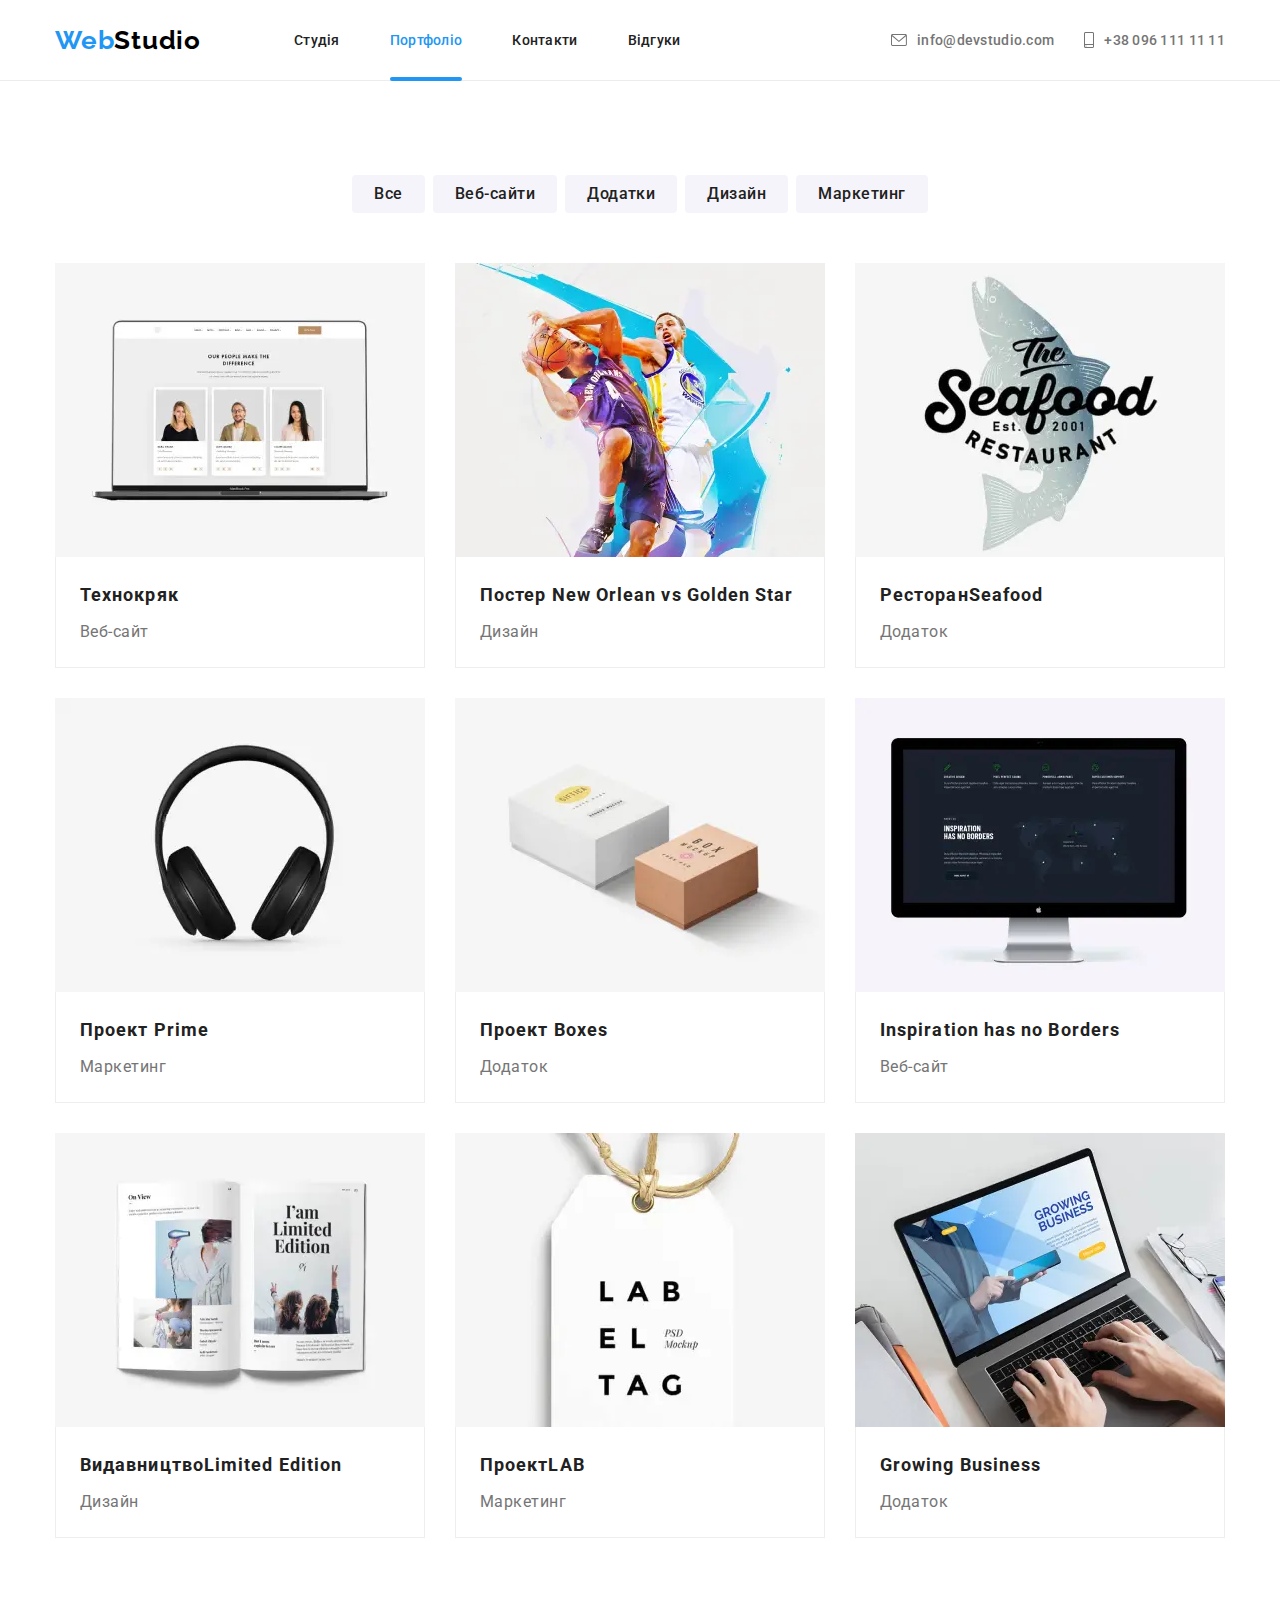
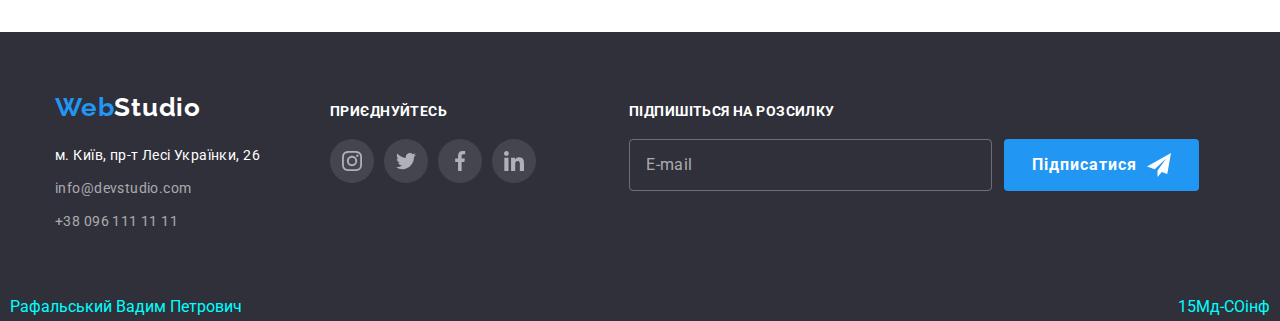
<file: portfolio.html>
<!DOCTYPE html>
<html lang="uk">
  <head>
    <meta charset="UTF-8" />
    <meta http-equiv="X-UA-Compatible" content="IE=edge" />
    <meta name="viewport" content="width=device-width, initial-scale=1.0" />
    <title>WebStudio</title>
    <link rel="preconnect" href="https://fonts.googleapis.com" />
    <link rel="preconnect" href="https://fonts.gstatic.com" crossorigin />
    <link
      href="https://fonts.googleapis.com/css2?family=Raleway:wght@700&family=Roboto:wght@400;500;700;900&display=swap"
      rel="stylesheet"
    />
    <link
      rel="stylesheet"
      href="https://cdn.jsdelivr.net/npm/modern-normalize@1.1.0/modern-normalize.css"
    />
    <link rel="stylesheet" href="./css/main.min.css" />
    <link rel="shortcut icon" href="./images/favicon.png" type="image/png" />
  </head>

  <body>
    <!--======================================== HEADER ========================================-->

    <header class="page-header">
      <!--=================================== NAVIGATION ===================================-->

      <div class="container container__page-header">
        <nav class="page-nav">
          <a class="logo logo__page-header" href="./index.html"
            >Web<span class="logo__header-color">Studio</span></a
          >
          <ul class="menu">
            <li class="menu__item">
              <a class="menu__link" href="./index.html"> Студія </a>
            </li>
            <li class="menu__item">
              <a class="menu__link menu__link_current" href="./portfolio.html" target="_self">
                Портфоліо
              </a>
            </li>
            <li class="menu__item">
              <a class="menu__link" href="./contacts.html" target="_self"> Контакти </a>
            </li>
            <li class="menu__item">
              <a class="menu__link" href="/review.html" target="_self"> Відгуки </a>
            </li>
            <!-- <li class="menu__item">
              <a class="menu__link" href="/about_me.html" target="_self"> Про мене </a>
            </li> -->
          </ul>
        </nav>

        <button type="button" class="mobile-menu-open" data-menu-open>
          <svg class="mobile-menu-open-icon" height="40" width="40">
            <use href="./images/icon.svg#icon-menu-burger"></use>
          </svg>
        </button>

        <ul class="contact">
          <li class="contact__item">
            <a class="contact__link" href="mailto:info@devstudio.com">
              <svg class="contact__icon" height="12" width="16">
                <use href="./images/icon.svg#icon-envelope"></use>
              </svg>
              info@devstudio.com
            </a>
          </li>
          <li class="contact__item">
            <a class="contact__link" href="tel:+380961111111">
              <svg class="contact__icon" height="16" width="10">
                <use href="./images/icon.svg#icon-smartphone"></use>
              </svg>
              +38 096 111 11 11
            </a>
          </li>
        </ul>
      </div>

      <!--========================== MOBILE MENU ==========================-->

      <div class="mobile-menu" data-menu>
        <div class="container mobile-menu__container">
          <button class="mobile-menu__close-btn" data-menu-close>
            <svg class="mobile-menu__close-icon" width="40" height="40">
              <use href="./images/icon.svg#icon-close-modal"></use>
            </svg>
          </button>

          <ul class="mobile-menu-nav">
            <li class="mobile-menu-nav__item">
              <a class="mobile-menu-nav__link mobile-menu-nav__link" href="./index.html">
                Студія
              </a>
            </li>
            <li class="mobile-menu-nav__item">
              <a
                class="mobile-menu-nav__link mobile-menu-nav__link_current"
                href="./portfolio.html"
                target="_self"
              >
                Портфоліо
              </a>
            </li>
            <li class="mobile-menu-nav__item">
              <a class="mobile-menu-nav__link" href="./contacts.html"> Контакти </a>
            </li>
            <li class="mobile-menu-nav__item">
              <a class="mobile-menu-nav__link" href="./review.html" target="_self">Відгуки</a>
            </li>
            <!-- <li class="mobile-menu-nav__item">
              <a class="mobile-menu-nav__link" href="./about_me.html" target="_self">Про мене</a>
            </li> -->
          </ul>

          <div class="address-thumb">
            <ul class="mobile-menu-address">
              <li class="mobile-menu-address__item">
                <a
                  class="mobile-menu-address__link mobile-menu-address__link_tel"
                  href="tel:+380961111111"
                >
                  +38 096 111 11 11
                </a>
              </li>
              <li class="mobile-menu-address__item">
                <a
                  class="mobile-menu-address__link mobile-menu-address__link_email"
                  href="mailto:info@devstudio.com"
                >
                  info@devstudio.com
                </a>
              </li>
            </ul>

            <ul class="mobile-menu-social">
              <li class="mobile-menu-social__item">
                <a href="" class="mobile-menu-social__link"> Instagram </a>
              </li>
              <li class="mobile-menu-social__item">
                <a href="" class="mobile-menu-social__link"> Twitter </a>
              </li>
              <li class="mobile-menu-social__item">
                <a href="" class="mobile-menu-social__link"> Facebook </a>
              </li>
              <li class="mobile-menu-social__item">
                <a href="" class="mobile-menu-social__link"> LinkedIn </a>
              </li>
            </ul>
          </div>
        </div>
      </div>
    </header>

    <main>
      <!--================================== PORTFOLIO ==================================-->

      <!--===================================== FILTER =====================================-->

      <section class="section">
        <div class="container">
          <h1 class="visually-hidden">Портфоліо</h1>
          <ul class="filter-list filter-list_margin-b">
            <li class="filter-list__item">
              <button class="filter-list__btn" type="button">Все</button>
            </li>
            <li class="filter-list__item">
              <button class="filter-list__btn" type="button">Веб-сайти</button>
            </li>
            <li class="filter-list__item">
              <button class="filter-list__btn" type="button">Додатки</button>
            </li>
            <li class="filter-list__item">
              <button class="filter-list__btn" type="button">Дизайн</button>
            </li>
            <li class="filter-list__item">
              <button class="filter-list__btn" type="button">Маркетинг</button>
            </li>
          </ul>

          <!--============================================= PORTFOLIO =============================================-->

          <ul class="portfolio-list">
            <li class="portfolio-list__item">
              <a href="" class="portfolio-list__link">
                <div class="portfolio-img-wrapper">
                  <picture class="team-list__img">
                    <source
                      srcset="
                        ./images/desk/Portfolio-1/img.webp    1x,
                        ./images/desk/Portfolio-1/img@2x.webp 2x
                      "
                      media="(min-width: 1200px)"
                      type="image/webp"
                    />
                    <source
                      srcset="
                        ./images/desk/Portfolio-1/img.jpg,
                        ./images/desk/Portfolio-1/img@2x.jpg 2x
                      "
                      media="(min-width: 1200px)"
                      type="image/jpeg"
                    />

                    <source
                      srcset="
                        ./images/tab/Portfolio-1/img.webp    1x,
                        ./images/tab/Portfolio-1/img@2x.webp 2x
                      "
                      media="(min-width: 768px)"
                      type="image/webp"
                    />
                    <source
                      srcset="
                        ./images/tab/Portfolio-1/img.jpg    1x,
                        ./images/tab/Portfolio-1/img@2x.jpg 2x
                      "
                      media="(min-width: 768px)"
                      type="image/jpeg"
                    />

                    <source
                      srcset="
                        ./images/tel/Portfolio-1/img.webp    1x,
                        ./images/tel/Portfolio-1/img@2x.webp 2x
                      "
                      type="image/webp"
                    />
                    <source
                      srcset="
                        ./images/tel/Portfolio-1/img.jpg    1x,
                        ./images/tel/Portfolio-1/img@2x.jpg 2x
                      "
                      type="image/jpeg"
                    />

                    <img src="./images/tel/Portfolio-1/img.jpg" alt="Ігорь Дем'ненко" />
                  </picture>

                  <p class="portfolio-list__overlay">
                    Ресурс пропонує комплексні пропозиції з різним рівнем функціоналу та сервісів.
                    Все це дозволить відвідувачеві отримати вичерпні відомості про компанію чи
                    приватну особу.
                  </p>
                </div>
                <div class="portfolio-list__info">
                  <h2 class="portfolio-list__title">Технокряк</h2>
                  <p class="portfolio-list__text">Веб-сайт</p>
                </div>
              </a>
            </li>
            <li class="portfolio-list__item">
              <a href="" class="portfolio-list__link">
                <div class="portfolio-img-wrapper">
                  <picture class="team-list__img">
                    <source
                      srcset="
                        ./images/desk/Portfolio-2/img.webp    1x,
                        ./images/desk/Portfolio-2/img@2x.webp 2x
                      "
                      media="(min-width: 1200px)"
                      type="image/webp"
                    />
                    <source
                      srcset="
                        ./images/desk/Portfolio-2/img.jpg,
                        ./images/desk/Portfolio-2/img@2x.jpg 2x
                      "
                      media="(min-width: 1200px)"
                      type="image/jpeg"
                    />

                    <source
                      srcset="
                        ./images/tab/Portfolio-2/img.webp    1x,
                        ./images/tab/Portfolio-2/img@2x.webp 2x
                      "
                      media="(min-width: 768px)"
                      type="image/webp"
                    />
                    <source
                      srcset="
                        ./images/tab/Portfolio-2/img.jpg    1x,
                        ./images/tab/Portfolio-2/img@2x.jpg 2x
                      "
                      media="(min-width: 768px)"
                      type="image/jpeg"
                    />

                    <source
                      srcset="
                        ./images/tel/Portfolio-2/img.webp    1x,
                        ./images/tel/Portfolio-2/img@2x.webp 2x
                      "
                      type="image/webp"
                    />
                    <source
                      srcset="
                        ./images/tel/Portfolio-2/img.jpg    1x,
                        ./images/tel/Portfolio-2/img@2x.jpg 2x
                      "
                      type="image/jpeg"
                    />

                    <img src="./images/tel/Portfolio-2/img.jpg" alt="Ігорь Дем'ненко" />
                  </picture>

                  <p class="portfolio-list__overlay">
                    Ресурс пропонує комплексні пропозиції з різним рівнем функціоналу та сервісів.
                    Все це дозволить відвідувачеві отримати вичерпні відомості про компанію чи
                    приватну особу.
                  </p>
                </div>
                <div class="portfolio-list__info">
                  <h2 class="portfolio-list__title">
                    Постер <span lang="en">New Orlean vs Golden Star</span>
                  </h2>
                  <p class="portfolio-list__text">Дизайн</p>
                </div>
              </a>
            </li>
            <li class="portfolio-list__item">
              <a href="" class="portfolio-list__link">
                <div class="portfolio-img-wrapper">
                  <picture class="team-list__img">
                    <source
                      srcset="
                        ./images/desk/Portfolio-3/img.webp    1x,
                        ./images/desk/Portfolio-3/img@2x.webp 2x
                      "
                      media="(min-width: 1200px)"
                      type="image/webp"
                    />
                    <source
                      srcset="
                        ./images/desk/Portfolio-3/img.jpg,
                        ./images/desk/Portfolio-3/img@2x.jpg 2x
                      "
                      media="(min-width: 1200px)"
                      type="image/jpeg"
                    />

                    <source
                      srcset="
                        ./images/tab/Portfolio-3/img.webp    1x,
                        ./images/tab/Portfolio-3/img@2x.webp 2x
                      "
                      media="(min-width: 768px)"
                      type="image/webp"
                    />
                    <source
                      srcset="
                        ./images/tab/Portfolio-3/img.jpg    1x,
                        ./images/tab/Portfolio-3/img@2x.jpg 2x
                      "
                      media="(min-width: 768px)"
                      type="image/jpeg"
                    />

                    <source
                      srcset="
                        ./images/tel/Portfolio-3/img.webp    1x,
                        ./images/tel/Portfolio-3/img@2x.webp 2x
                      "
                      type="image/webp"
                    />
                    <source
                      srcset="
                        ./images/tel/Portfolio-3/img.jpg    1x,
                        ./images/tel/Portfolio-3/img@2x.jpg 2x
                      "
                      type="image/jpeg"
                    />

                    <img src="./images/tel/Portfolio-3/img.jpg" alt="Ігорь Дем'ненко" />
                  </picture>

                  <p class="portfolio-list__overlay">
                    Ресурс пропонує комплексні пропозиції з різним рівнем функціоналу та сервісів.
                    Все це дозволить відвідувачеві отримати вичерпні відомості про компанію чи
                    приватну особу.
                  </p>
                </div>
                <div class="portfolio-list__info">
                  <h2 class="portfolio-list__title">Ресторан<span lang="en">Seafood</span></h2>
                  <p class="portfolio-list__text">Додаток</p>
                </div>
              </a>
            </li>
            <li class="portfolio-list__item">
              <a href="" class="portfolio-list__link">
                <div class="portfolio-img-wrapper">
                  <picture class="team-list__img">
                    <source
                      srcset="
                        ./images/desk/Portfolio-4/img.webp    1x,
                        ./images/desk/Portfolio-4/img@2x.webp 2x
                      "
                      media="(min-width: 1200px)"
                      type="image/webp"
                    />
                    <source
                      srcset="
                        ./images/desk/Portfolio-4/img.jpg,
                        ./images/desk/Portfolio-4/img@2x.jpg 2x
                      "
                      media="(min-width: 1200px)"
                      type="image/jpeg"
                    />

                    <source
                      srcset="
                        ./images/tab/Portfolio-4/img.webp    1x,
                        ./images/tab/Portfolio-4/img@2x.webp 2x
                      "
                      media="(min-width: 768px)"
                      type="image/webp"
                    />
                    <source
                      srcset="
                        ./images/tab/Portfolio-4/img.jpg    1x,
                        ./images/tab/Portfolio-4/img@2x.jpg 2x
                      "
                      media="(min-width: 768px)"
                      type="image/jpeg"
                    />

                    <source
                      srcset="
                        ./images/tel/Portfolio-4/img.webp    1x,
                        ./images/tel/Portfolio-4/img@2x.webp 2x
                      "
                      type="image/webp"
                    />
                    <source
                      srcset="
                        ./images/tel/Portfolio-4/img.jpg    1x,
                        ./images/tel/Portfolio-4/img@2x.jpg 2x
                      "
                      type="image/jpeg"
                    />

                    <img src="./images/tel/Portfolio-4/img.jpg" alt="Ігорь Дем'ненко" />
                  </picture>

                  <p class="portfolio-list__overlay">
                    Ресурс пропонує комплексні пропозиції з різним рівнем функціоналу та сервісів.
                    Все це дозволить відвідувачеві отримати вичерпні відомості про компанію чи
                    приватну особу.
                  </p>
                </div>
                <div class="portfolio-list__info">
                  <h2 class="portfolio-list__title">Проект <span lang="en">Prime</span></h2>
                  <p class="portfolio-list__text">Маркетинг</p>
                </div>
              </a>
            </li>
            <li class="portfolio-list__item">
              <a href="" class="portfolio-list__link">
                <div class="portfolio-img-wrapper">
                  <picture class="team-list__img">
                    <source
                      srcset="
                        ./images/desk/Portfolio-5/img.webp    1x,
                        ./images/desk/Portfolio-5/img@2x.webp 2x
                      "
                      media="(min-width: 1200px)"
                      type="image/webp"
                    />
                    <source
                      srcset="
                        ./images/desk/Portfolio-5/img.jpg,
                        ./images/desk/Portfolio-5/img@2x.jpg 2x
                      "
                      media="(min-width: 1200px)"
                      type="image/jpeg"
                    />

                    <source
                      srcset="
                        ./images/tab/Portfolio-5/img.webp    1x,
                        ./images/tab/Portfolio-5/img@2x.webp 2x
                      "
                      media="(min-width: 768px)"
                      type="image/webp"
                    />
                    <source
                      srcset="
                        ./images/tab/Portfolio-5/img.jpg    1x,
                        ./images/tab/Portfolio-5/img@2x.jpg 2x
                      "
                      media="(min-width: 768px)"
                      type="image/jpeg"
                    />

                    <source
                      srcset="
                        ./images/tel/Portfolio-5/img.webp    1x,
                        ./images/tel/Portfolio-5/img@2x.webp 2x
                      "
                      type="image/webp"
                    />
                    <source
                      srcset="
                        ./images/tel/Portfolio-5/img.jpg    1x,
                        ./images/tel/Portfolio-5/img@2x.jpg 2x
                      "
                      type="image/jpeg"
                    />

                    <img src="./images/tel/Portfolio-5/img.jpg" alt="Ігорь Дем'ненко" />
                  </picture>

                  <p class="portfolio-list__overlay">
                    Ресурс пропонує комплексні пропозиції з різним рівнем функціоналу та сервісів.
                    Все це дозволить відвідувачеві отримати вичерпні відомості про компанію чи
                    приватну особу.
                  </p>
                </div>
                <div class="portfolio-list__info">
                  <h2 class="portfolio-list__title">Проект <span lang="en">Boxes</span></h2>
                  <p class="portfolio-list__text">Додаток</p>
                </div>
              </a>
            </li>
            <li class="portfolio-list__item">
              <a href="" class="portfolio-list__link">
                <div class="portfolio-img-wrapper">
                  <picture class="team-list__img">
                    <source
                      srcset="
                        ./images/desk/Portfolio-6/img.webp    1x,
                        ./images/desk/Portfolio-6/img@2x.webp 2x
                      "
                      media="(min-width: 1200px)"
                      type="image/webp"
                    />
                    <source
                      srcset="
                        ./images/desk/Portfolio-6/img.jpg,
                        ./images/desk/Portfolio-6/img@2x.jpg 2x
                      "
                      media="(min-width: 1200px)"
                      type="image/jpeg"
                    />

                    <source
                      srcset="
                        ./images/tab/Portfolio-6/img.webp    1x,
                        ./images/tab/Portfolio-6/img@2x.webp 2x
                      "
                      media="(min-width: 768px)"
                      type="image/webp"
                    />
                    <source
                      srcset="
                        ./images/tab/Portfolio-6/img.jpg    1x,
                        ./images/tab/Portfolio-6/img@2x.jpg 2x
                      "
                      media="(min-width: 768px)"
                      type="image/jpeg"
                    />

                    <source
                      srcset="
                        ./images/tel/Portfolio-6/img.webp    1x,
                        ./images/tel/Portfolio-6/img@2x.webp 2x
                      "
                      type="image/webp"
                    />
                    <source
                      srcset="
                        ./images/tel/Portfolio-6/img.jpg    1x,
                        ./images/tel/Portfolio-6/img@2x.jpg 2x
                      "
                      type="image/jpeg"
                    />

                    <img src="./images/tel/Portfolio-6/img.jpg" alt="Ігорь Дем'ненко" />
                  </picture>

                  <p class="portfolio-list__overlay">
                    Ресурс пропонує комплексні пропозиції з різним рівнем функціоналу та сервісів.
                    Все це дозволить відвідувачеві отримати вичерпні відомості про компанію чи
                    приватну особу.
                  </p>
                </div>
                <div class="portfolio-list__info">
                  <h2 class="portfolio-list__title" lang="en">Inspiration has no Borders</h2>
                  <p class="portfolio-list__text">Веб-сайт</p>
                </div>
              </a>
            </li>
            <li class="portfolio-list__item">
              <a href="" class="portfolio-list__link">
                <div class="portfolio-img-wrapper">
                  <picture class="team-list__img">
                    <source
                      srcset="
                        ./images/desk/Portfolio-7/img.webp    1x,
                        ./images/desk/Portfolio-7/img@2x.webp 2x
                      "
                      media="(min-width: 1200px)"
                      type="image/webp"
                    />
                    <source
                      srcset="
                        ./images/desk/Portfolio-7/img.jpg,
                        ./images/desk/Portfolio-7/img@2x.jpg 2x
                      "
                      media="(min-width: 1200px)"
                      type="image/jpeg"
                    />

                    <source
                      srcset="
                        ./images/tab/Portfolio-7/img.webp    1x,
                        ./images/tab/Portfolio-7/img@2x.webp 2x
                      "
                      media="(min-width: 768px)"
                      type="image/webp"
                    />
                    <source
                      srcset="
                        ./images/tab/Portfolio-7/img.jpg    1x,
                        ./images/tab/Portfolio-7/img@2x.jpg 2x
                      "
                      media="(min-width: 768px)"
                      type="image/jpeg"
                    />

                    <source
                      srcset="
                        ./images/tel/Portfolio-7/img.webp    1x,
                        ./images/tel/Portfolio-7/img@2x.webp 2x
                      "
                      type="image/webp"
                    />
                    <source
                      srcset="
                        ./images/tel/Portfolio-7/img.jpg    1x,
                        ./images/tel/Portfolio-7/img@2x.jpg 2x
                      "
                      type="image/jpeg"
                    />

                    <img src="./images/tel/Portfolio-7/img.jpg" alt="Ігорь Дем'ненко" />
                  </picture>

                  <p class="portfolio-list__overlay">
                    Ресурс пропонує комплексні пропозиції з різним рівнем функціоналу та сервісів.
                    Все це дозволить відвідувачеві отримати вичерпні відомості про компанію чи
                    приватну особу.
                  </p>
                </div>
                <div class="portfolio-list__info">
                  <h2 class="portfolio-list__title">
                    Видавництво<span lang="en">Limited Edition</span>
                  </h2>
                  <p class="portfolio-list__text">Дизайн</p>
                </div>
              </a>
            </li>
            <li class="portfolio-list__item">
              <a href="" class="portfolio-list__link">
                <div class="portfolio-img-wrapper">
                  <picture class="team-list__img">
                    <source
                      srcset="
                        ./images/desk/Portfolio-8/img.webp    1x,
                        ./images/desk/Portfolio-8/img@2x.webp 2x
                      "
                      media="(min-width: 1200px)"
                      type="image/webp"
                    />
                    <source
                      srcset="
                        ./images/desk/Portfolio-8/img.jpg,
                        ./images/desk/Portfolio-8/img@2x.jpg 2x
                      "
                      media="(min-width: 1200px)"
                      type="image/jpeg"
                    />

                    <source
                      srcset="
                        ./images/tab/Portfolio-8/img.webp    1x,
                        ./images/tab/Portfolio-8/img@2x.webp 2x
                      "
                      media="(min-width: 768px)"
                      type="image/webp"
                    />
                    <source
                      srcset="
                        ./images/tab/Portfolio-8/img.jpg    1x,
                        ./images/tab/Portfolio-8/img@2x.jpg 2x
                      "
                      media="(min-width: 768px)"
                      type="image/jpeg"
                    />

                    <source
                      srcset="
                        ./images/tel/Portfolio-8/img.webp    1x,
                        ./images/tel/Portfolio-8/img@2x.webp 2x
                      "
                      type="image/webp"
                    />
                    <source
                      srcset="
                        ./images/tel/Portfolio-8/img.jpg    1x,
                        ./images/tel/Portfolio-8/img@2x.jpg 2x
                      "
                      type="image/jpeg"
                    />

                    <img src="./images/tel/Portfolio-8/img.jpg" alt="Ігорь Дем'ненко" />
                  </picture>

                  <p class="portfolio-list__overlay">
                    Ресурс пропонує комплексні пропозиції з різним рівнем функціоналу та сервісів.
                    Все це дозволить відвідувачеві отримати вичерпні відомості про компанію чи
                    приватну особу.
                  </p>
                </div>
                <div class="portfolio-list__info">
                  <h2 class="portfolio-list__title">Проект<span lang="en">LAB</span></h2>
                  <p class="portfolio-list__text">Маркетинг</p>
                </div>
              </a>
            </li>
            <li class="portfolio-list__item">
              <a href="" class="portfolio-list__link">
                <div class="portfolio-img-wrapper">
                  <picture class="team-list__img">
                    <source
                      srcset="
                        ./images/desk/Portfolio-9/img.webp    1x,
                        ./images/desk/Portfolio-9/img@2x.webp 2x
                      "
                      media="(min-width: 1200px)"
                      type="image/webp"
                    />
                    <source
                      srcset="
                        ./images/desk/Portfolio-9/img.jpg,
                        ./images/desk/Portfolio-9/img@2x.jpg 2x
                      "
                      media="(min-width: 1200px)"
                      type="image/jpeg"
                    />

                    <source
                      srcset="
                        ./images/tab/Portfolio-9/img.webp    1x,
                        ./images/tab/Portfolio-9/img@2x.webp 2x
                      "
                      media="(min-width: 768px)"
                      type="image/webp"
                    />
                    <source
                      srcset="
                        ./images/tab/Portfolio-9/img.jpg    1x,
                        ./images/tab/Portfolio-9/img@2x.jpg 2x
                      "
                      media="(min-width: 768px)"
                      type="image/jpeg"
                    />

                    <source
                      srcset="
                        ./images/tel/Portfolio-9/img.webp    1x,
                        ./images/tel/Portfolio-9/img@2x.webp 2x
                      "
                      type="image/webp"
                    />
                    <source
                      srcset="
                        ./images/tel/Portfolio-9/img.jpg    1x,
                        ./images/tel/Portfolio-9/img@2x.jpg 2x
                      "
                      type="image/jpeg"
                    />

                    <img src="./images/tel/Portfolio-9/img.jpg" alt="Ігорь Дем'ненко" />
                  </picture>

                  <p class="portfolio-list__overlay">
                    Ресурс пропонує комплексні пропозиції з різним рівнем функціоналу та сервісів.
                    Все це дозволить відвідувачеві отримати вичерпні відомості про компанію чи
                    приватну особу.
                  </p>
                </div>
                <div class="portfolio-list__info">
                  <h2 class="portfolio-list__title" lang="en">Growing Business</h2>
                  <p class="portfolio-list__text">Додаток</p>
                </div>
              </a>
            </li>
          </ul>
        </div>
      </section>
    </main>

    <!--======================================== FOOTER ========================================-->

    <footer class="page-footer">
      <div class="container footer">
        <div class="footer-thumb">
          <div class="address-container">
            <a class="logo logo__footer" href="/"
              >Web<span class="logo__footer-color">Studio</span></a
            >
            <address>
              <ul class="address-list">
                <li class="address-list__item">
                  <a
                    class="address-list__link address-list__link_color"
                    href="https://goo.gl/maps/aTcCXjE4qX92qrxGA"
                    >м. Київ, пр-т Лесі Українки, 26
                  </a>
                </li>
                <li class="address-list__item">
                  <a class="address-list__link" href="mailto:info@devstudio.com"
                    >info@devstudio.com</a
                  >
                </li>
                <li class="address-list__item">
                  <a class="address-list__link" href="tel:+380961111111">+38 096 111 11 11</a>
                </li>
              </ul>
            </address>
          </div>
          <div class="footer-social">
            <p class="footer-social__text">приєднуйтесь</p>
            <ul class="social-list">
              <li class="social-list__item">
                <a href="" class="social-list__link social-list__link_footer-bg-color">
                  <svg class="social-list__icon" width="20" height="20">
                    <use href="./images/icon.svg#icon-instagram"></use>
                  </svg>
                </a>
              </li>

              <li class="social-list__item">
                <a href="" class="social-list__link social-list__link_footer-bg-color">
                  <svg class="social-list__icon" width="20" height="20">
                    <use href="./images/icon.svg#icon-twitter"></use>
                  </svg>
                </a>
              </li>

              <li class="social-list__item">
                <a href="" class="social-list__link social-list__link_footer-bg-color">
                  <svg class="social-list__icon" width="20" height="20">
                    <use href="./images/icon.svg#icon-facebook"></use>
                  </svg>
                </a>
              </li>

              <li class="social-list__item">
                <a href="" class="social-list__link social-list__link_footer-bg-color">
                  <svg class="social-list__icon" width="20" height="20">
                    <use href="./images/icon.svg#icon-linkedin"></use>
                  </svg>
                </a>
              </li>
            </ul>
          </div>
        </div>
        <!-- =================================== subscribe-form =================================== -->

        <form class="subscribe-form" autocomplete="off">
          <label class="subscribe-form__desc" for="subscribe">Підпишіться на розсилку</label>
          <span class="subscribe-fild">
            <input
              class="subscribe-form__input"
              type="email"
              name="email-subscribe"
              id="subscribe"
              placeholder="E-mail"
            />
            <button class="subscribe-form__btn button" type="submit">Підписатися</button>
          </span>
        </form>
      </div>
    </footer>
    <div class="proofWrapper">
      <div class="proof">
        <p>Рафальський Вадим Петрович</p>
        <p>15Мд-СОінф</p>
      </div>
    </div>
    <script src="./js/mobile-menu.js"></script>
  </body>
</html>
</file>
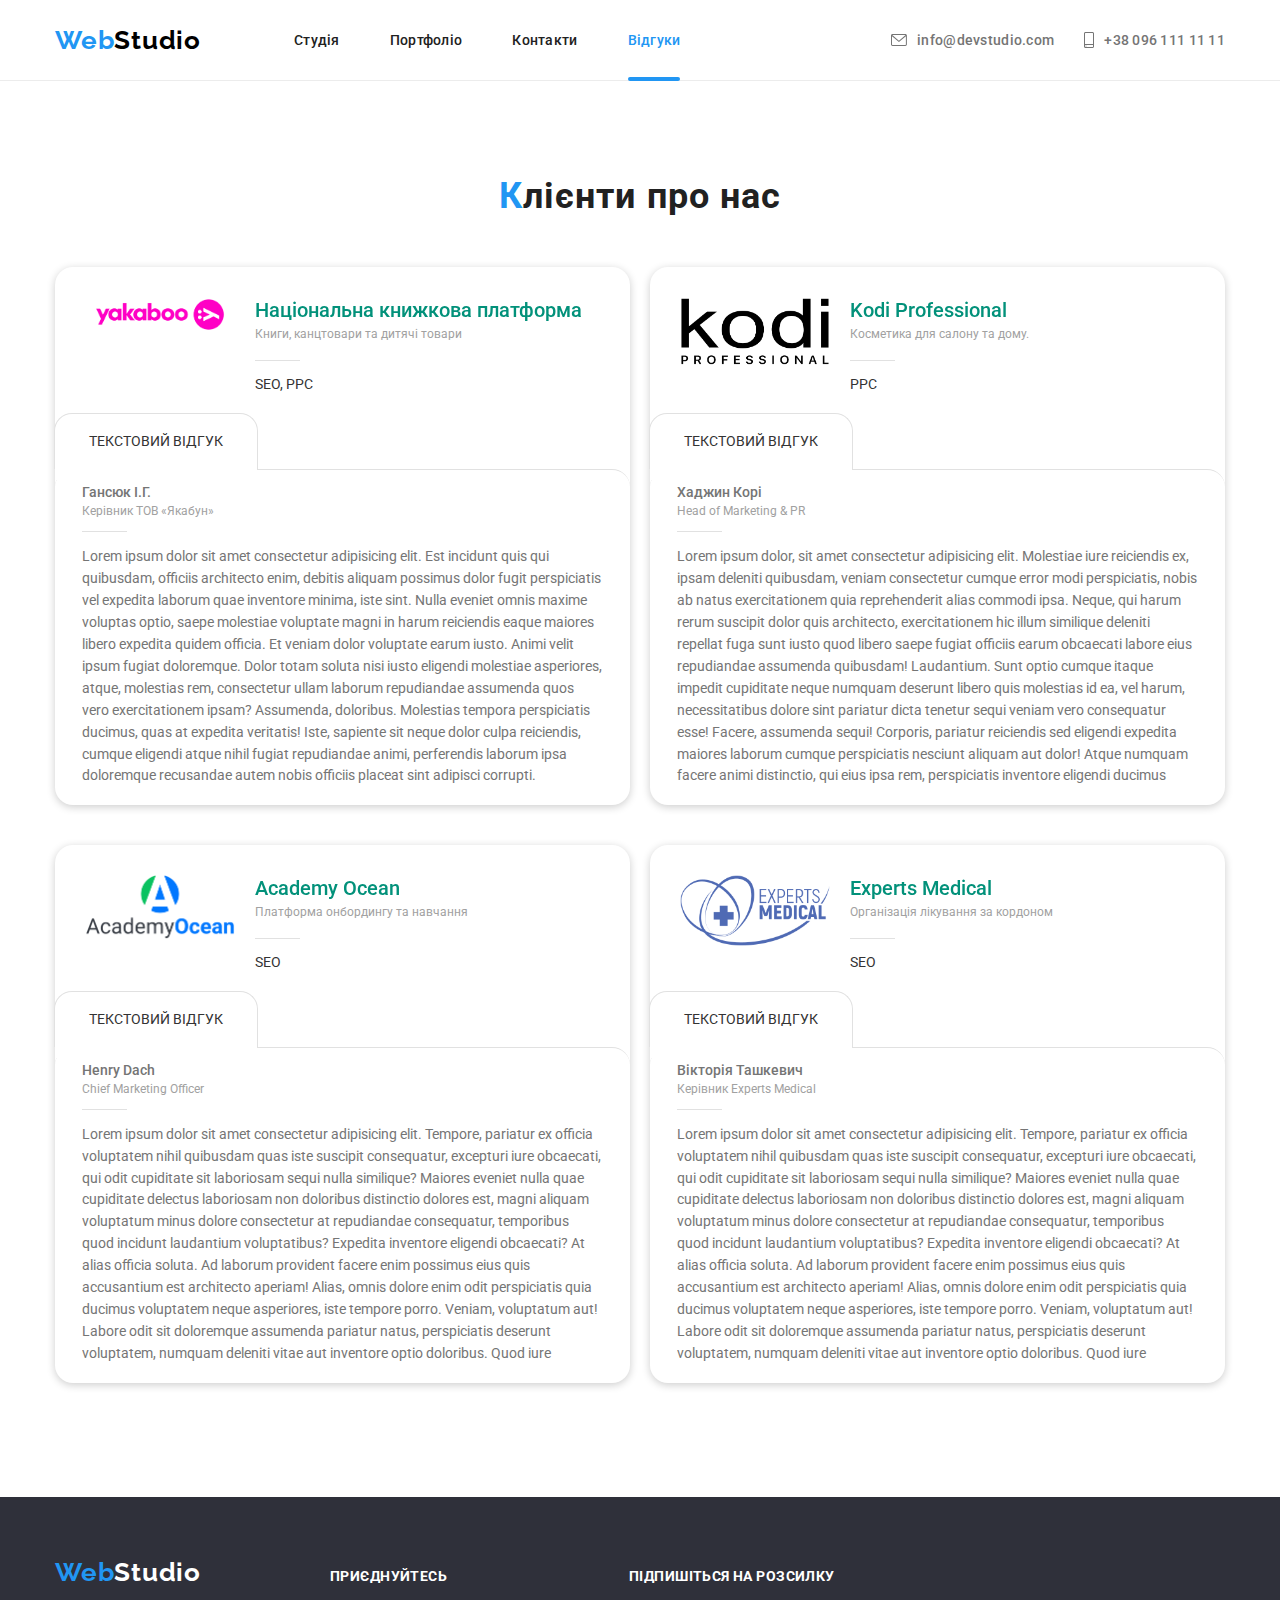
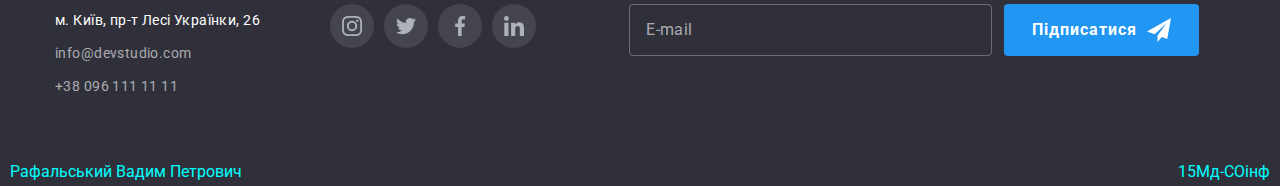
<file: review.html>
<!DOCTYPE html>
<html lang="uk">
  <head>
    <meta charset="UTF-8" />
    <meta http-equiv="X-UA-Compatible" content="IE=edge" />
    <meta name="viewport" content="width=device-width, initial-scale=1.0" />
    <title>WebStudio</title>
    <link rel="preconnect" href="https://fonts.googleapis.com" />
    <link rel="preconnect" href="https://fonts.gstatic.com" crossorigin />
    <link
      href="https://fonts.googleapis.com/css2?family=Raleway:wght@700&family=Roboto:wght@400;500;700;900&display=swap"
      rel="stylesheet"
    />
    <link
      rel="stylesheet"
      href="https://cdn.jsdelivr.net/npm/modern-normalize@1.1.0/modern-normalize.css"
    />
    <link rel="stylesheet" href="./css/main.min.css" />
    <link rel="shortcut icon" href="./images/favicon.png" type="image/png" />
  </head>

  <body>
    <!--======================================== HEADER ========================================-->

    <header class="page-header">
      <!--=================================== NAVIGATION ===================================-->

      <div class="container container__page-header">
        <nav class="page-nav">
          <a class="logo logo__page-header" href="./index.html"
            >Web<span class="logo__header-color">Studio</span></a
          >
          <ul class="menu">
            <li class="menu__item">
              <a class="menu__link" href="./index.html"> Студія </a>
            </li>
            <li class="menu__item">
              <a class="menu__link" href="./portfolio.html" target="_self"> Портфоліо </a>
            </li>
            <li class="menu__item">
              <a class="menu__link" href="./contacts.html" target="_self"> Контакти </a>
            </li>
            <li class="menu__item">
              <a class="menu__link menu__link_current" href="./review.html" target="_self">
                Відгуки
              </a>
            </li>
            <!-- <li class="menu__item">
              <a class="menu__link" href="./about_me.html" target="_self">
                Про мене
              </a> -->
            </li>
          </ul>
        </nav>

        <button type="button" class="mobile-menu-open" data-menu-open>
          <svg class="mobile-menu-open-icon" height="40" width="40">
            <use href="./images/icon.svg#icon-menu-burger"></use>
          </svg>
        </button>

        <ul class="contact">
          <li class="contact__item">
            <a class="contact__link" href="mailto:info@devstudio.com">
              <svg class="contact__icon" height="12" width="16">
                <use href="./images/icon.svg#icon-envelope"></use>
              </svg>
              info@devstudio.com
            </a>
          </li>
          <li class="contact__item">
            <a class="contact__link" href="tel:+380961111111">
              <svg class="contact__icon" height="16" width="10">
                <use href="./images/icon.svg#icon-smartphone"></use>
              </svg>
              +38 096 111 11 11
            </a>
          </li>
        </ul>
      </div>

      <!--========================== MOBILE MENU ==========================-->

      <div class="mobile-menu" data-menu>
        <div class="container mobile-menu__container">
          <button class="mobile-menu__close-btn" data-menu-close>
            <svg class="mobile-menu__close-icon" width="40" height="40">
              <use href="./images/icon.svg#icon-close-modal"></use>
            </svg>
          </button>

          <ul class="mobile-menu-nav">
            <li class="mobile-menu-nav__item">
              <a class="mobile-menu-nav__link mobile-menu-nav__link" href="./index.html">
                Студія
              </a>
            </li>
            <li class="mobile-menu-nav__item">
              <a class="mobile-menu-nav__link" href="./portfolio.html" target="_self">
                Портфоліо
              </a>
            </li>
            <li class="mobile-menu-nav__item">
              <a class="mobile-menu-nav__link" href="./contacts.html"> Контакти </a>
            </li>
            <li class="mobile-menu-nav__item">
              <a
                class="mobile-menu-nav__link mobile-menu-nav__link_current"
                href="./review.html"
                target="_self"
                >Відгуки</a
              >
            </li>
            <!-- <li class="mobile-menu-nav__item">
                <a class="mobile-menu-nav__link" href="./about_me.html" target="_self">Про мене</a>
              </li> -->
  
          </ul>

          <div class="address-thumb">
            <ul class="mobile-menu-address">
              <li class="mobile-menu-address__item">
                <a
                  class="mobile-menu-address__link mobile-menu-address__link_tel"
                  href="tel:+380961111111"
                >
                  +38 096 111 11 11
                </a>
              </li>
              <li class="mobile-menu-address__item">
                <a
                  class="mobile-menu-address__link mobile-menu-address__link_email"
                  href="mailto:info@devstudio.com"
                >
                  info@devstudio.com
                </a>
              </li>
            </ul>

            <ul class="mobile-menu-social">
              <li class="mobile-menu-social__item">
                <a href="" class="mobile-menu-social__link"> Instagram </a>
              </li>
              <li class="mobile-menu-social__item">
                <a href="" class="mobile-menu-social__link"> Twitter </a>
              </li>
              <li class="mobile-menu-social__item">
                <a href="" class="mobile-menu-social__link"> Facebook </a>
              </li>
              <li class="mobile-menu-social__item">
                <a href="" class="mobile-menu-social__link"> LinkedIn </a>
              </li>
            </ul>
          </div>
        </div>
      </div>
    </header>
    <section class="section">
      <div class="container">
        <!-- ======================================= Reviews ======================================= -->
        <h2 class="section-title section-title_margin-b">Клієнти про нас</h2>
        <!-- 00000 -->
        <div class="reviewItem__wrapper">
          <div class="reviewItem__inner">
            <div class="reviewItem__top">
              <div class="reviewItem__logo">
                <img
                  class="client-list__icon"
                  src="./images/Reviews_logo/yakaboo.png"
                  alt="yakaboo"
                />
              </div>
              <div class="reviewItem__info">
                <a
                  class="reviewItem__name"
                  href="https://yakaboo.ua"
                  rel="noreferrer noopener nofollow"
                  target="_blank"
                  >Національна книжкова платформа</a
                >
                <div class="reviewItem__theme">Книги, канцтовари та дитячі товари</div>
                <div class="reviewItem__service">SEO, PPC</div>
              </div>
            </div>
            <div class="reviewItem__tabs">
              <div class="reviewItem__tab-labels">
                <div class="reviewItem__tab active" >
                  <span>Текстовий відгук</span>
                </div>
              </div>

              <div class="reviewItem__tab-contents">
                <div class="reviewItem__tab-content tab-1 active">
                  <div class="reviewItem__text-review">
                    <div class="reviewItem__text-review-author">Гансюк І.Г.</div>
                    <div class="reviewItem__text-review-position">Керівник ТОВ «Якабун»</div>
                    <div class="reviewItem__text-review-text">
                      <p>
                        Lorem ipsum dolor sit amet consectetur adipisicing elit. Est incidunt quis qui quibusdam, officiis architecto enim, debitis aliquam possimus dolor fugit perspiciatis vel expedita laborum quae inventore minima, iste sint.
                        Nulla eveniet omnis maxime voluptas optio, saepe molestiae voluptate magni in harum reiciendis eaque maiores libero expedita quidem officia. Et veniam dolor voluptate earum iusto. Animi velit ipsum fugiat doloremque.
                        Dolor totam soluta nisi iusto eligendi molestiae asperiores, atque, molestias rem, consectetur ullam laborum repudiandae assumenda quos vero exercitationem ipsam? Assumenda, doloribus. Molestias tempora perspiciatis ducimus, quas at expedita veritatis!
                        Iste, sapiente sit neque dolor culpa reiciendis, cumque eligendi atque nihil fugiat repudiandae animi, perferendis laborum ipsa doloremque recusandae autem nobis officiis placeat sint adipisci corrupti. Praesentium et doloremque illum.
                        Alias dolorum omnis ut? Dignissimos blanditiis asperiores minus similique corporis reprehenderit ipsum ducimus soluta vitae quibusdam facere dicta voluptates quam, repellendus error repellat eius illo aut omnis corrupti, id incidunt?
                        Autem minima consectetur veritatis repudiandae, itaque magnam! Magni repudiandae in dignissimos itaque fugit blanditiis! Vitae ipsam commodi nisi nesciunt amet labore animi iure doloremque. Non fugit eum voluptates eos dicta.
                        Distinctio sunt veniam cupiditate similique dignissimos delectus quae nobis quod libero quos, velit, repudiandae id officiis molestiae eveniet saepe aliquid laborum molestias quisquam at illo sit quasi? Mollitia, dolores perspiciatis!
                        Illo sunt libero deleniti quos dicta praesentium alias eos, architecto non animi consequatur fuga culpa earum ea et, modi voluptatum. Alias laboriosam adipisci ea rerum quas nihil dignissimos enim animi.
                        Quas nam aliquam voluptatum non, labore autem magnam deleniti nisi animi ab eum vitae inventore! Fugiat, consectetur soluta dolor, cum voluptatem nostrum recusandae enim numquam quos, sed quo rerum nesciunt!
                        Porro illo similique dicta veniam accusantium omnis, eligendi natus consequuntur. Suscipit ad totam voluptas natus nulla, aspernatur corrupti ut voluptatibus illo tenetur rerum, incidunt hic dolorum dignissimos, accusamus magnam fugit.
                      </p>
                      <p>&nbsp;</p>
                    </div>
                  </div>
                </div>
              </div>
            </div>
          </div>
          <!-- /00000 -->
          <!-- 00001 -->
          <div class="reviewItem__inner">
            <div class="reviewItem__top">
              <div class="reviewItem__logo">
                <img class="client-list__icon" src="./images/Reviews_logo/Kodi.png" alt="yakaboo" />
              </div>
              <div class="reviewItem__info">
                <a
                  class="reviewItem__name"
                  href="https://kodi-professional.ua/"
                  rel="noreferrer noopener nofollow"
                  target="_blank"
                >
                  Kodi Professional
                </a>
                <div class="reviewItem__theme">Косметика для салону та дому.</div>
                <div class="reviewItem__service">PPC</div>
              </div>
            </div>
            <div class="reviewItem__tabs">
              <div class="reviewItem__tab-labels">
                <div class="reviewItem__tab active" >
                  <span>Текстовий відгук</span>
                </div>
              </div>

              <div class="reviewItem__tab-contents">
                <div class="reviewItem__tab-content tab-1 active">
                  <div class="reviewItem__text-review">
                    <div class="reviewItem__text-review-author">Хаджин Корі</div>
                    <div class="reviewItem__text-review-position">Head of Marketing & PR</div>
                    <div class="reviewItem__text-review-text">
                      <p>
                        Lorem ipsum dolor, sit amet consectetur adipisicing elit. Molestiae iure reiciendis ex, ipsam deleniti quibusdam, veniam consectetur cumque error modi perspiciatis, nobis ab natus exercitationem quia reprehenderit alias commodi ipsa.
                        Neque, qui harum rerum suscipit dolor quis architecto, exercitationem hic illum similique deleniti repellat fuga sunt iusto quod libero saepe fugiat officiis earum obcaecati labore eius repudiandae assumenda quibusdam! Laudantium.
                        Sunt optio cumque itaque impedit cupiditate neque numquam deserunt libero quis molestias id ea, vel harum, necessitatibus dolore sint pariatur dicta tenetur sequi veniam vero consequatur esse! Facere, assumenda sequi!
                        Corporis, pariatur reiciendis sed eligendi expedita maiores laborum cumque perspiciatis nesciunt aliquam aut dolor! Atque numquam facere animi distinctio, qui eius ipsa rem, perspiciatis inventore eligendi ducimus repudiandae suscipit dignissimos.
                        Eligendi repudiandae praesentium provident perferendis omnis deserunt distinctio neque officia nostrum nemo error voluptatibus dolorum doloremque, voluptate natus. Praesentium neque eum fugiat tempora obcaecati quos illum illo accusamus nemo magnam!
                        Modi magnam eaque commodi consequuntur esse aspernatur ea exercitationem neque unde, est sed asperiores quo vitae beatae repellat illum doloribus veniam mollitia incidunt maiores, et obcaecati deleniti. Ipsa, numquam a.
                        Nesciunt rem numquam repellat veritatis quasi. Accusantium ducimus, molestias facere eos modi sed impedit suscipit exercitationem ipsam, adipisci rerum voluptatem, aliquam hic similique quaerat earum maiores cupiditate harum. Rerum, perferendis?
                        Reiciendis rerum aperiam fuga aut? Aperiam, quidem officiis atque maxime, minus neque tenetur quasi inventore corporis fugiat fugit distinctio ab rem voluptate qui cum ipsa? Eveniet officia aperiam ab quas.
                        Error voluptatum, nesciunt quos, ex similique odio adipisci saepe consequatur natus minima ad voluptates placeat qui facilis tenetur rem repellat tempora. Temporibus cum praesentium modi quo, quaerat illo deleniti dignissimos!
                        Quod animi tenetur voluptates voluptate corporis at, et perspiciatis exercitationem, fugiat qui nesciunt molestiae officia dolorum aliquid ipsum, quam ea doloribus nemo consectetur amet sapiente soluta eius quia libero. Voluptas.
                      </p>
                      <p>&nbsp;</p>
                    </div>
                  </div>
                </div>
              </div>
            </div>
          </div>
            <!-- /00001 -->
            <!-- 00002 -->
                    <div class="reviewItem__inner">
              <div class="reviewItem__top">
                <div class="reviewItem__logo">
                  <img
                    class="client-list__icon"
                    src="./images/Reviews_logo/AcademyOcean.png"
                    alt="yakaboo"
                  />
                </div>
                <div class="reviewItem__info">
                  <a
                    class="reviewItem__name"
                    href="https://academyocean.com/"
                    rel="noreferrer noopener nofollow"
                    target="_blank"
                    >
                    Academy Ocean
                    </a>
                  <div class="reviewItem__theme">Платформа онбордингу та навчання</div>
                  <div class="reviewItem__service">SEO</div>
                </div>
              </div>
              <div class="reviewItem__tabs">
                <div class="reviewItem__tab-labels">
                  <div class="reviewItem__tab active" >
                    <span>Текстовий відгук</span>
                  </div>
                </div>
  
                <div class="reviewItem__tab-contents">
                  <div class="reviewItem__tab-content tab-1 active">
                    <div class="reviewItem__text-review">
                      <div class="reviewItem__text-review-author">Henry Dach</div>
                      <div class="reviewItem__text-review-position">Chief Marketing Officer</div>
                      <div class="reviewItem__text-review-text">
                        <p>
                          Lorem ipsum dolor sit amet consectetur adipisicing elit. Tempore, pariatur ex officia voluptatem nihil quibusdam quas iste suscipit consequatur, excepturi iure obcaecati, qui odit cupiditate sit laboriosam sequi nulla similique?
                          Maiores eveniet nulla quae cupiditate delectus laboriosam non doloribus distinctio dolores est, magni aliquam voluptatum minus dolore consectetur at repudiandae consequatur, temporibus quod incidunt laudantium voluptatibus? Expedita inventore eligendi obcaecati?
                          At alias officia soluta. Ad laborum provident facere enim possimus eius quis accusantium est architecto aperiam! Alias, omnis dolore enim odit perspiciatis quia ducimus voluptatem neque asperiores, iste tempore porro.
                          Veniam, voluptatum aut! Labore odit sit doloremque assumenda pariatur natus, perspiciatis deserunt voluptatem, numquam deleniti vitae aut inventore optio doloribus. Quod iure dignissimos praesentium vel qui vitae odio! Dolorum, harum!
                          Cupiditate, dolorum. Minus consectetur illo, nam similique, itaque enim obcaecati id incidunt ut odit dolorem nesciunt modi repellendus? Sit error quisquam praesentium accusantium maiores. Possimus veniam voluptates deserunt esse nobis.
                          Impedit suscipit consectetur quam optio. Nisi vel ea doloremque voluptatum laudantium quisquam perspiciatis quam facere tenetur! Inventore earum eos quod nobis obcaecati. Quam fugit nulla voluptatibus, vero ipsa debitis. Et?
                          Illo, hic esse ea repellendus officiis assumenda voluptatum ad magnam sit cumque. Necessitatibus, praesentium. Officia illum saepe aliquam alias, quis eligendi, totam ex, maiores tempora sed explicabo repudiandae impedit atque?
                          Placeat nisi magni atque libero nam explicabo dolores aliquid ratione odit? Enim quod perferendis earum? Officia, dolore! Cum minima ea sequi laboriosam perspiciatis assumenda quasi consequatur fugit, similique, aut nisi.
                          Reiciendis dolor laudantium quisquam recusandae sit animi dolorem voluptatem facere consequuntur nobis asperiores at quibusdam odit molestias quasi atque doloribus, sapiente nisi. Voluptate, illo. Debitis suscipit earum blanditiis illo fugiat.
                          Asperiores unde praesentium repudiandae accusantium tempore quisquam perspiciatis ipsum in ab odit, commodi molestiae aliquid ea mollitia voluptatem facilis fugit tenetur consequuntur animi soluta. Dicta eum repudiandae eligendi dolorum assumenda.
                        </p>
                        <p>&nbsp;</p>
                      </div>
                    </div>
                  </div>
                </div>
              </div>
            </div>
            <!-- /00002 -->
            <!-- 00003 -->
            <div class="reviewItem__inner">
              <div class="reviewItem__top">
                <div class="reviewItem__logo">
                  <img
                    class="client-list__icon"
                    src="./images/Reviews_logo/ExpertsMedical.png"
                    alt="yakaboo"
                  />
                </div>
                <div class="reviewItem__info">
                  <a
                    class="reviewItem__name"
                    href="https://academyocean.com/"
                    rel="noreferrer noopener nofollow"
                    target="_blank"
                    >
                    Experts Medical
                    </a>
                  <div class="reviewItem__theme">Організація лікування за кордоном</div>
                  <div class="reviewItem__service">SEO</div>
                </div>
              </div>
              <div class="reviewItem__tabs">
                <div class="reviewItem__tab-labels">
                  <div class="reviewItem__tab active" >
                    <span>Текстовий відгук</span>
                  </div>
                </div>
  
                <div class="reviewItem__tab-contents">
                  <div class="reviewItem__tab-content tab-1 active">
                    <div class="reviewItem__text-review">
                      <div class="reviewItem__text-review-author">Вікторія Ташкевич</div>
                      <div class="reviewItem__text-review-position">Керівник Experts Medical</div>
                      <div class="reviewItem__text-review-text">
                        <p>
                          Lorem ipsum dolor sit amet consectetur adipisicing elit. Tempore, pariatur ex officia voluptatem nihil quibusdam quas iste suscipit consequatur, excepturi iure obcaecati, qui odit cupiditate sit laboriosam sequi nulla similique?
                          Maiores eveniet nulla quae cupiditate delectus laboriosam non doloribus distinctio dolores est, magni aliquam voluptatum minus dolore consectetur at repudiandae consequatur, temporibus quod incidunt laudantium voluptatibus? Expedita inventore eligendi obcaecati?
                          At alias officia soluta. Ad laborum provident facere enim possimus eius quis accusantium est architecto aperiam! Alias, omnis dolore enim odit perspiciatis quia ducimus voluptatem neque asperiores, iste tempore porro.
                          Veniam, voluptatum aut! Labore odit sit doloremque assumenda pariatur natus, perspiciatis deserunt voluptatem, numquam deleniti vitae aut inventore optio doloribus. Quod iure dignissimos praesentium vel qui vitae odio! Dolorum, harum!
                          Cupiditate, dolorum. Minus consectetur illo, nam similique, itaque enim obcaecati id incidunt ut odit dolorem nesciunt modi repellendus? Sit error quisquam praesentium accusantium maiores. Possimus veniam voluptates deserunt esse nobis.
                          Impedit suscipit consectetur quam optio. Nisi vel ea doloremque voluptatum laudantium quisquam perspiciatis quam facere tenetur! Inventore earum eos quod nobis obcaecati. Quam fugit nulla voluptatibus, vero ipsa debitis. Et?
                          Illo, hic esse ea repellendus officiis assumenda voluptatum ad magnam sit cumque. Necessitatibus, praesentium. Officia illum saepe aliquam alias, quis eligendi, totam ex, maiores tempora sed explicabo repudiandae impedit atque?
                          Placeat nisi magni atque libero nam explicabo dolores aliquid ratione odit? Enim quod perferendis earum? Officia, dolore! Cum minima ea sequi laboriosam perspiciatis assumenda quasi consequatur fugit, similique, aut nisi.
                          Reiciendis dolor laudantium quisquam recusandae sit animi dolorem voluptatem facere consequuntur nobis asperiores at quibusdam odit molestias quasi atque doloribus, sapiente nisi. Voluptate, illo. Debitis suscipit earum blanditiis illo fugiat.
                          Asperiores unde praesentium repudiandae accusantium tempore quisquam perspiciatis ipsum in ab odit, commodi molestiae aliquid ea mollitia voluptatem facilis fugit tenetur consequuntur animi soluta. Dicta eum repudiandae eligendi dolorum assumenda.
                        </p>
                        <p>&nbsp;</p>
                      </div>
                    </div>
                  </div>
                </div>
              </div>
            </div>
            <!-- /00003 -->
        </div>
    </section>
    <footer class="page-footer">
      <div class="container footer">
        <div class="footer-thumb">
          <div class="address-container">
            <a class="logo logo__footer" href="/"
              >Web<span class="logo__footer-color">Studio</span></a
            >
            <address>
              <ul class="address-list">
                <li class="address-list__item">
                  <a
                    class="address-list__link address-list__link_color"
                    href="https://goo.gl/maps/aTcCXjE4qX92qrxGA"
                    >м. Київ, пр-т Лесі Українки, 26
                  </a>
                </li>
                <li class="address-list__item">
                  <a class="address-list__link" href="mailto:info@devstudio.com"
                    >info@devstudio.com</a
                  >
                </li>
                <li class="address-list__item">
                  <a class="address-list__link" href="tel:+380961111111">+38 096 111 11 11</a>
                </li>
              </ul>
            </address>
          </div>
          <div class="footer-social">
            <p class="footer-social__text">приєднуйтесь</p>
            <ul class="social-list">
              <li class="social-list__item">
                <a href="" class="social-list__link social-list__link_footer-bg-color">
                  <svg class="social-list__icon" width="20" height="20">
                    <use href="./images/icon.svg#icon-instagram"></use>
                  </svg>
                </a>
              </li>

              <li class="social-list__item">
                <a href="" class="social-list__link social-list__link_footer-bg-color">
                  <svg class="social-list__icon" width="20" height="20">
                    <use href="./images/icon.svg#icon-twitter"></use>
                  </svg>
                </a>
              </li>

              <li class="social-list__item">
                <a href="" class="social-list__link social-list__link_footer-bg-color">
                  <svg class="social-list__icon" width="20" height="20">
                    <use href="./images/icon.svg#icon-facebook"></use>
                  </svg>
                </a>
              </li>

              <li class="social-list__item">
                <a href="" class="social-list__link social-list__link_footer-bg-color">
                  <svg class="social-list__icon" width="20" height="20">
                    <use href="./images/icon.svg#icon-linkedin"></use>
                  </svg>
                </a>
              </li>
            </ul>
          </div>
        </div>

        <!-- =================================== subscribe-form =================================== -->

        <form class="subscribe-form" autocomplete="off">
          <label class="subscribe-form__desc" for="subscribe">Підпишіться на розсилку</label>
          <span class="subscribe-fild">
            <input
              class="subscribe-form__input"
              type="email"
              name="email-subscribe"
              id="subscribe"
              placeholder="E-mail"
            />
            <button class="subscribe-form__btn button" type="submit">Підписатися</button>
          </span>
        </form>
      </div>
    </footer>
    <div class="proofWrapper">
      <div class="proof">
        <p>Рафальський Вадим Петрович</p>
        <p>15Мд-СОінф</p>
      </div>
    </div>
    <script src="./js/mobile-menu.js"></script>
  </body>
</html>
</file>
<file: css/main.min.css>
:root{--font-family-primary: "Roboto", sans-serif;--font-family-secodary: "Raleway", sans-serif;--font-color-primary: #757575;--font-color-secondary: #212121;--font-color-footer: rgba(255, 255, 255, 0.6);--letter-spacing-priority: 0.03em;--color-white: #ffffff;--color-accent: #2196f3;--color-accent-hover: #188ce8;--color-logo: #000000;--color-icon-primary: #afb1b8;--background-color-secondary: #f5f4fa;--background-color-footer: #2f303a;--background-color-filter-btn: #f5f4fa;--standart-transition-time: 250ms;--standart-cubic-bezier: cubic-bezier(0.4, 0, 0.2, 1)}.visually-hidden{position:absolute;width:1px;height:1px;margin:-1px;padding:0;overflow:hidden;border:0;clip:rect(0 0 0 0)}body{font-family:var(--font-family-primary);color:var(--font-color-primary)}img{display:block;max-width:100%;height:auto}ul{margin:0;padding:0;list-style:none}a{text-decoration:none}h1,h2,h3,p{margin:0}.section{padding-top:60px;padding-bottom:60px}@media screen and (min-width: 1200px){.section{padding-top:94px;padding-bottom:94px}}@media screen and (max-width: 1199px){.section_padding-top{display:none}}@media screen and (min-width: 1200px){.section_padding-top{padding-top:0}}.section_bg-color{background-color:var(--background-color-secondary)}.section-title{font-size:28px;font-weight:700;line-height:1.1785714286;text-align:center;letter-spacing:var(--letter-spacing-priority);color:var(--font-color-secondary)}@media screen and (min-width: 1200px){.section-title{font-size:36px;line-height:1.1666666667}}.section-title::first-letter{color:var(--color-accent)}.section-title_margin-b{margin-bottom:30px}@media screen and (min-width: 1200px){.section-title_margin-b{margin-bottom:50px}}.container{padding:0 15px}@media screen and (min-width: 480px){.container{margin:0 auto;width:480px}}@media screen and (min-width: 768px){.container{width:768px}}@media screen and (min-width: 1200px){.container{width:1200px}}.hero__btn{transition-property:background-color;transition-duration:var(--standart-transition-time);transition-timing-function:var(--standart-cubic-bezier);padding-top:10px;padding-right:32px;padding-bottom:10px;padding-left:32px;border-radius:4px;border:0px;font-family:inherit;font-style:normal}.hero__btn:hover,.hero__btn:focus{background-color:var(--color-accent-hover)}.logo{font-family:var(--font-family-secodary);font-size:24px;font-weight:700;line-height:1.1666666667;letter-spacing:var(--letter-spacing-priority);color:var(--color-accent)}@media screen and (min-width: 1200px){.logo{font-size:26px;line-height:1.1923076923}}@media screen and (min-width: 1200px){.logo__page-header{margin-right:88px}}@media screen and (min-width: 768px){.logo__page-header{margin-right:30px}}@media screen and (min-width: 1200px){.logo__page-header{margin-right:93px}}.logo__footer{display:inline-block;margin-bottom:20px}.logo__header-color{color:var(--color-logo)}.logo__footer-color{color:var(--color-white)}@media screen and (max-width: 767px){.mobile-menu__container{position:relative;padding-top:48px;padding-left:40px;padding-bottom:48px;display:flex;flex-direction:column;justify-content:space-between;height:100%}.mobile-menu{position:fixed;height:100%;width:100%;padding-right:15px;padding-left:15px;max-height:796px;z-index:999;top:0;left:0;background-color:var(--color-white);box-shadow:0 0 0 100vmax rgba(0,0,0,.5);opacity:0;visibility:hidden;pointer-events:none;transition-property:opacity;transition-duration:var(--standart-transition-time);transition-timing-function:var(--standart-cubic-bezier)}.mobile-menu.is-open{opacity:1;visibility:visible;pointer-events:auto}.mobile-menu__close-btn{width:30px;height:30px;position:absolute;top:10px;right:15px;background-color:rgba(0,0,0,0);border:none;padding:0;line-height:0}.mobile-menu__close-icon{line-height:0;fill:var(--font-color-secondary)}.mobile-menu__close-icon:hover,.mobile-menu__close-icon:focus{fill:var(--color-accent)}.mobile-menu-nav{font-size:40px;font-weight:500;line-height:1.175;letter-spacing:.02em}.mobile-menu-nav__item:not(:last-child){margin-bottom:32px}.mobile-menu-nav__link{color:var(--font-color-secondary)}.mobile-menu-nav__link:hover,.mobile-menu-nav__link:focus{color:var(--color-accent)}.mobile-menu-nav__link_current{color:var(--color-accent)}.mobile-menu-address{margin-bottom:64px}.mobile-menu-address__item:not(:last-child){margin-bottom:32px}.mobile-menu-address__link_tel{font-size:34px;font-weight:500;line-height:1.1764705882;display:block;letter-spacing:.02em;color:var(--color-accent)}.mobile-menu-address__link_email{font-size:24px;font-weight:500;line-height:1.1666666667;display:block;letter-spacing:.02em;color:var(--font-color-primary)}.mobile-menu-social{display:flex;flex-wrap:wrap}.mobile-menu-social__item:not(:last-child){padding-right:10px}.mobile-menu-social__item:not(:first-child){padding-left:10px;border-left:1px solid rgba(33,33,33,.2)}.mobile-menu-social__link{font-size:18px;font-weight:500;line-height:1.2222222222;color:var(--color-accent)}}@media screen and (min-width: 768px){.mobile-menu{display:none}}.button{color:var(--color-white);background-color:var(--color-accent);font-size:16px;font-weight:700;line-height:1.875;letter-spacing:.06em;cursor:pointer}.backdrop{position:fixed;top:0;left:0;z-index:100;width:100%;height:100%;padding:15px;background-color:rgba(0,0,0,.2);transition-property:opacity,visibility;transition-duration:var(--standart-transition-time);transition-timing-function:var(--standart-cubic-bezier)}.backdrop.is-hidden{opacity:0;visibility:hidden;pointer-events:none}.modal-form{display:flex;flex-direction:column}.modal-form__text{margin-bottom:12px;text-align:center;letter-spacing:var(--letter-spacing-priority);color:var(--font-color-secondary);font-size:20px;font-weight:700;line-height:1.5}@media screen and (min-width: 1200px){.modal-form__text{font-size:20px;line-height:1.15}}.modal-form__desc{display:block;font-size:12px;font-weight:400;line-height:1.1666666667;letter-spacing:.01em;margin-bottom:4px}.modal-form__fild{margin-bottom:10px}.modal-form__fild:nth-of-type(4){margin-bottom:20px}.modal-form-input-wrapper{position:relative}.modal-form__input{padding-right:16px;padding-left:42px;width:100%;height:40px;border:1px solid rgba(33,33,33,.2);border-radius:4px;transition-property:border-color;transition-duration:var(--standart-transition-time);transition-timing-function:var(--standart-cubic-bezier)}.modal-form__input:focus{outline:none;border-color:var(--color-accent)}.modal-form__icon{position:absolute;left:12px;top:50%;transform:translateY(-50%);fill:var(--font-color-secondary);transition-property:fill;transition-duration:var(--standart-transition-time);transition-timing-function:var(--standart-cubic-bezier)}.modal-form__input:focus+.modal-form__icon{fill:var(--color-accent)}.modal-form__massage{display:block;padding:12px 16px;resize:none;width:100%;height:120px;border:1px solid rgba(33,33,33,.2);border-radius:4px;font-size:14px;font-weight:400;line-height:1.1428571429;letter-spacing:.01em;transition-property:border-color;transition-duration:var(--standart-transition-time);transition-timing-function:var(--standart-cubic-bezier)}.modal-form__massage:focus{border-color:var(--color-accent);outline:none}.modal-form__massage::placeholder{font-size:14px;font-weight:400;line-height:1.1428571429;letter-spacing:.01em;color:rgba(117,117,117,.5)}.modal-form__check-desc{display:flex;justify-content:center;align-items:center;margin-bottom:30px;font-size:12px;font-weight:400;line-height:1.1666666667;letter-spacing:var(--letter-spacing-priority)}@media screen and (min-width: 1200px){.modal-form__check-desc{font-size:14px;line-height:1.7142857143}}.modal-form__check-desc::before{display:block;width:16px;height:15px;border:2px solid var(--font-color-secondary);border-radius:2px;margin-right:7px;cursor:pointer;content:"";transition-property:border-color;transition-property:background-color;transition-duration:var(--standart-transition-time);transition-timing-function:var(--standart-cubic-bezier)}.modal-form__check:checked+.modal-form__check-desc::before{border-color:var(--color-accent);background-color:var(--color-accent);background-image:url("../images/icon-check-modal.svg");background-size:contain;background-repeat:no-repeat;background-position:center center}.modal-form__check:focus+.modal-form__check-desc::before{outline:1px solid #212121}.modal-form__policy-link{color:var(--color-accent);text-decoration:underline}.modal-form__submit{align-self:center;padding:10px 55px;border:0px;border-radius:4px;box-shadow:0px 4px 4px rgba(0,0,0,.15);transition-property:background-color;transition-duration:var(--standart-transition-time);transition-timing-function:var(--standart-cubic-bezier)}.modal-form__submit:hover{background-color:var(--color-accent-hover)}.modal{position:absolute;top:50%;left:50%;transform:translate(-50%, -50%);padding:40px;width:95%;height:100%;max-height:609px;background-color:#fff}@media screen and (min-width: 480px){.modal{width:450px}}@media screen and (min-width: 1200px){.modal{width:528px}}.modal-close-btn{display:flex;justify-content:center;align-items:center;position:absolute;top:8px;right:8px;width:30px;height:30px;border-radius:50%;background-color:rgba(0,0,0,0);border:1px solid rgba(0,0,0,.1)}.modal-close-btn__icon{transition-property:fill;transition-duration:var(--standart-transition-time);transition-timing-function:var(--standart-cubic-bezier)}.modal-close-btn:hover .modal-close-btn__icon{fill:var(--color-accent)}.social-list{display:flex;justify-content:center;gap:10px}.social-list__item{height:44px;width:44px}.social-list__link{display:flex;justify-content:center;align-items:center;width:100%;height:100%;background-color:inherit;transition-property:background-color;transition-duration:var(--standart-transition-time);transition-timing-function:var(--standart-cubic-bezier);border:none;border-radius:50%}.social-list__link:hover,.social-list__link:focus{background-color:var(--color-accent)}.social-list__icon{fill:var(--color-icon-primary);transition-property:fill;transition-duration:var(--standart-transition-time);transition-timing-function:var(--standart-cubic-bezier)}.social-list__link:hover .social-list__icon,.social-list__link:focus .social-list__icon{fill:var(--color-white)}.social-list__link_footer-bg-color{background:rgba(255,255,255,.1)}.page-header{border-bottom:1px solid #ececec}@media screen and (min-width: 768px){.page-header{font-size:14px;font-weight:500;line-height:1.1428571429;letter-spacing:.02em}}@media screen and (max-width: 767px){.container__page-header{display:flex;align-items:center;justify-content:space-between;padding-top:10px;padding-bottom:10px}}@media screen and (min-width: 768px){.container__page-header{display:flex;align-items:center;justify-content:space-between}}@media screen and (min-width: 768px){.page-nav{display:flex;align-items:center}}@media screen and (max-width: 767px){.menu{display:none}}@media screen and (min-width: 768px){.menu{display:flex}}@media screen and (min-width: 768px){.menu__item:not(:last-child){margin-right:20px}}@media screen and (min-width: 1200px){.menu__item:not(:last-child){margin-right:50px}}@media screen and (min-width: 768px){.menu__link{display:block;padding-top:32px;padding-bottom:32px;transition-property:color;transition-duration:var(--standart-transition-time);transition-timing-function:var(--standart-cubic-bezier);color:var(--font-color-secondary)}.menu__link:hover,.menu__link:focus{color:var(--color-accent)}}@media screen and (min-width: 768px){.menu__link_current{position:relative;color:var(--color-accent)}.menu__link_current::before{content:"";position:absolute;width:100%;height:4px;left:0;bottom:-1px;border-radius:2px;background-color:var(--color-accent)}}.mobile-menu-open{background-color:rgba(0,0,0,0);border:none;padding:0}@media screen and (max-width: 767px){.mobile-menu-open-icon{line-height:0;fill:var(--font-color-secondary)}.mobile-menu-open-icon:hover,.mobile-menu-open-icon:focus{fill:var(--color-accent)}}@media screen and (min-width: 768px){.mobile-menu-open-icon{display:none}}@media screen and (max-width: 767px){.contact{display:none}}@media screen and (min-width: 1200px){.contact{display:flex}}@media screen and (min-width: 768px)and (max-width: 1199px){.contact__item:not(:last-child){margin-bottom:10px}}@media screen and (min-width: 1200px){.contact__item:not(:last-child){margin-right:30px;height:12px}}@media screen and (min-width: 768px){.contact__link{display:flex;align-items:center;color:var(--font-color-primary);transition-property:color;transition-duration:var(--standart-transition-time);transition-timing-function:var(--standart-cubic-bezier)}.contact__link:hover,.contact__link:focus{color:var(--color-accent)}}@media screen and (min-width: 768px){.contact__icon{fill:currentColor;margin-right:10px}}.hero{text-align:center;padding-top:118px;padding-bottom:118px;height:400px;max-width:1600px;margin-left:auto;margin-right:auto;background-position:center;background-repeat:no-repeat;background-color:#2f303a;background-size:cover;background-image:linear-gradient(to right, rgba(47, 48, 58, 0.4), rgba(47, 48, 58, 0.4)),url(../images/tel/Hero/img.jpg)}@media screen and (min-device-pixel-ratio: 2)and (max-width: 767px),screen and (min-resolution: 192dpi)and (max-width: 767px),screen and (min-resolution: 2dppx)and (max-width: 767px){.hero{background-image:linear-gradient(to right, rgba(47, 48, 58, 0.4), rgba(47, 48, 58, 0.4)),url(../images/tel/Hero/img@2x.jpg)}}@media screen and (min-width: 768px){.hero{background-image:linear-gradient(to right, rgba(47, 48, 58, 0.4), rgba(47, 48, 58, 0.4)),url(../images/tab/Hero/img.jpg)}}@media screen and (min-width: 768px)and (min-device-pixel-ratio: 2),screen and (min-width: 768px)and (min-resolution: 192dpi),screen and (min-width: 768px)and (min-resolution: 2dppx){.hero{background-image:linear-gradient(to right, rgba(47, 48, 58, 0.4), rgba(47, 48, 58, 0.4)),url(../images/tab/Hero/img@2x.jpg)}}@media screen and (min-width: 1200px){.hero{padding-top:200px;padding-bottom:200px;height:600px;background-image:linear-gradient(to right, rgba(47, 48, 58, 0.4), rgba(47, 48, 58, 0.4)),url(../images/desk/Hero/img.jpg)}}@media screen and (min-width: 1200px)and (min-device-pixel-ratio: 2),screen and (min-width: 1200px)and (min-resolution: 192dpi),screen and (min-width: 1200px)and (min-resolution: 2dppx){.hero{background-image:linear-gradient(to right, rgba(47, 48, 58, 0.4), rgba(47, 48, 58, 0.4)),url(../images/desk/Hero/img@2x.jpg)}}.hero__title{margin-bottom:30px;font-size:26px;font-weight:900;line-height:1.6153846154;letter-spacing:.06em;text-transform:uppercase;color:var(--color-white)}@media screen and (min-width: 1200px){.hero__title{font-size:44px;line-height:1.3636363636}}@media screen and (min-width: 768px){.benefits-list{display:flex;flex-wrap:wrap;gap:30px}}.benefits-list__wrapper{display:flex;justify-content:center;padding:25px 0;margin-bottom:30px;border-radius:4px;background-color:var(--background-color-secondary)}@media screen and (max-width: 767px){.benefits-list__item:not(:last-child){margin-bottom:30px}}@media screen and (min-width: 768px){.benefits-list__item{flex-basis:calc((100% - 30px)/2)}}@media screen and (min-width: 1200px){.benefits-list__item{flex-basis:calc((100% - 90px)/4)}}.benefits-list__icon{width:70px;height:70px}.benefits-list__title{margin-bottom:10px;color:var(--font-color-secondary);font-size:14px;line-height:1.1428571429;letter-spacing:var(--letter-spacing-priority);text-transform:uppercase}@media screen and (max-width: 767px){.benefits-list__title{text-align:center}}.benefits-list__text{font-size:14px;line-height:1.7142857143;letter-spacing:var(--letter-spacing-priority)}@media screen and (min-width: 1200px){.doing-list{display:flex}.doing-list__item{position:relative}.doing-list__item:not(:last-child){margin-right:30px}.doing-list__text{display:flex;justify-content:center;align-items:center;position:absolute;width:100%;height:70px;left:0;bottom:0;font-size:14px;line-height:1.1428571429;letter-spacing:var(--letter-spacing-priority);text-transform:uppercase;color:var(--color-white);background-color:rgba(47,48,58,.8)}}@media screen and (min-width: 768px){.team-list{display:flex;flex-wrap:wrap;gap:30px}}@media screen and (max-width: 767px){.team-list__item:not(:last-child){margin-bottom:30px}}.team-list__item{background-color:var(--color-white);box-shadow:0px 1px 3px rgba(0,0,0,.12),0px 1px 1px rgba(0,0,0,.14),0px 2px 1px rgba(0,0,0,.2);border-radius:0px 0px 4px 4px}@media screen and (min-width: 768px){.team-list__item{flex-basis:calc((100% - 30px)/2)}}@media screen and (min-width: 1200px){.team-list__item{flex-basis:calc((100% - 90px)/4)}}.team-list__info{padding-top:30px;padding-bottom:24px}@media screen and (min-width: 1200px){.team-list__info{padding-bottom:30px}}.team-list__title{margin-bottom:10px;text-align:center;font-size:16px;font-weight:500;line-height:1.1875;letter-spacing:var(--letter-spacing-priority);color:var(--font-color-secondary)}.team-list__text{margin-bottom:16px;text-align:center;font-size:16px;line-height:1.1875;letter-spacing:var(--letter-spacing-priority)}.client-list{display:flex;justify-content:space-between;flex-wrap:wrap;gap:30px}.client-list__item{flex-basis:calc((100% - 30px)/2)}@media screen and (min-width: 768px){.client-list__item{flex-basis:calc((100% - 60px)/3)}}@media screen and (min-width: 1200px){.client-list__item{flex-basis:calc((100% - 150px)/6)}}.client-list__link{display:flex;justify-content:center;align-items:center;padding:16px 0px;width:100%;border:1px solid var(--color-icon-primary);border-radius:4px;transition-property:border;transition-duration:var(--standart-transition-time);transition-timing-function:var(--standart-cubic-bezier)}.client-list__link:hover,.client-list__link:focus{border:1px solid var(--color-accent)}.client-list__icon{fill:var(--color-icon-primary);transition-property:fill;transition-duration:var(--standart-transition-time);transition-timing-function:var(--standart-cubic-bezier)}.client-list__link:hover .client-list__icon,.client-list__link:focus .client-list__icon{fill:var(--color-accent)}.page-footer{padding-top:60px;padding-bottom:60px;background-color:var(--background-color-footer)}@media screen and (min-width: 1200px){.footer{display:flex;align-items:baseline}}@media screen and (max-width: 1199px){.footer-social{text-align:center}}.footer-social__text{margin-bottom:20px;color:var(--color-white);font-size:14px;font-weight:700;line-height:1.1428571429;letter-spacing:var(--letter-spacing-priority);text-transform:uppercase}@media screen and (max-width: 1199px){.footer-thumb{margin-bottom:60px}}@media screen and (min-width: 768px)and (max-width: 1199px){.footer-thumb{display:flex;justify-content:space-around;align-items:baseline}}@media screen and (min-width: 1200px){.footer-thumb{display:flex;align-items:baseline;margin-right:93px}}.copy{color:#fff;position:relative;top:-10px}@media screen and (max-width: 767px){.address-container{margin-bottom:60px}}@media screen and (max-width: 1199px){.address-container{text-align:center}}@media screen and (min-width: 1200px){.address-container{display:inline-block;margin-right:70px}}.address-list{font-style:normal;font-size:14px;line-height:1.7142857143;letter-spacing:var(--letter-spacing-priority);transition-property:color;transition-duration:var(--standart-transition-time);transition-timing-function:var(--standart-cubic-bezier)}@media screen and (max-width: 1199px){.address-list__item:not(:last-child){margin-bottom:8px}}@media screen and (min-width: 1200px){.address-list__item:not(:last-child){margin-bottom:9px}}.address-list__link{font-style:normal;font-size:14px;line-height:1.7142857143;letter-spacing:var(--letter-spacing-priority);color:var(--font-color-footer);transition-property:color;transition-duration:var(--standart-transition-time);transition-timing-function:var(--standart-cubic-bezier)}.address-list__link:hover,.address-list__link:focus{color:var(--color-accent)}.address-list__link_color{color:var(--color-white)}.address-list__link_color:hover,.address-list__link_color:focus{color:var(--color-accent)}@media screen and (max-width: 479px){.subscribe-form{width:100%}}@media screen and (min-width: 480px)and (max-width: 1199px){.subscribe-form{width:450px;margin:0 auto}}@media screen and (min-width: 1200px){.subscribe-form{width:570px}}.subscribe-form__desc{display:block;margin-bottom:20px;font-size:14px;font-weight:700;line-height:1.1428571429;letter-spacing:var(--letter-spacing-priority);text-transform:uppercase;color:var(--color-white)}@media screen and (max-width: 1199px){.subscribe-form__desc{text-align:center}}.subscribe-fild{width:100%}@media screen and (min-width: 1200px){.subscribe-fild{display:flex}}.subscribe-form__input{width:100%;padding:15px 16px;font-size:16px;font-weight:400;line-height:1.25;letter-spacing:var(--letter-spacing-priority);color:var(--color-white);background-color:inherit;border:1px solid rgba(255,255,255,.3);border-radius:4px}@media screen and (max-width: 1199px){.subscribe-form__input{margin-bottom:20px}}@media screen and (min-width: 1200px){.subscribe-form__input{margin-right:12px}}.subscribe-form__input::placeholder{font-size:16px;font-weight:400;line-height:1.25;letter-spacing:var(--letter-spacing-priority);color:rgba(255,255,255,.6)}.subscribe-form__btn{display:flex;align-items:center;padding:10px 28px;border:0;border-radius:4px}@media screen and (max-width: 1199px){.subscribe-form__btn{margin:0 auto}}.subscribe-form__btn::after{content:"";margin-left:10px;width:24px;height:24px;background-image:url(../images/send-icon.svg)}.proofWrapper{background-color:var(--background-color-footer)}.proof{display:flex;color:aqua;padding:5px 10px;justify-content:space-between}.filter-list{display:flex;justify-content:start;flex-wrap:wrap;gap:8px}@media screen and (min-width: 768px){.filter-list{justify-content:center}}@media screen and (max-width: 767px){.filter-list_margin-b{margin-bottom:40px}}@media screen and (min-width: 768px){.filter-list_margin-b{margin-bottom:30px}}@media screen and (min-width: 1200px){.filter-list_margin-b{margin-bottom:50px}}.filter-list__btn{padding:6px 22px;border:0;border-radius:4px;font-family:inherit;font-size:16px;font-weight:500;line-height:1.625;text-align:center;letter-spacing:var(--letter-spacing-priority);color:var(--font-color-secondary);background-color:var(--background-color-filter-btn);transition-property:background-color,color,box-shadow;transition-duration:var(--standart-transition-time);transition-timing-function:var(--standart-cubic-bezier);cursor:pointer}.filter-list__btn:hover,.filter-list__btn:focus{background-color:var(--color-accent);color:var(--color-white);box-shadow:0px 3px 1px rgba(0,0,0,.1),0px 1px 2px rgba(0,0,0,.08),0px 2px 2px rgba(0,0,0,.12)}@media screen and (min-width: 768px){.portfolio-list{display:flex;flex-wrap:wrap;gap:30px}}.portfolio-list__item{background-color:var(--color-white)}@media screen and (min-width: 768px){.portfolio-list__item{flex-basis:calc((100% - 30px)/2)}}@media screen and (min-width: 1200px){.portfolio-list__item{flex-basis:calc((100% - 60px)/3)}}@media screen and (max-width: 767px){.portfolio-list__item:not(:last-child){margin-bottom:30px}}.portfolio-list__link{display:flex;height:100%;flex-direction:column;color:var(--font-color-primary);transition-property:box-shadow;transition-duration:var(--standart-transition-time);transition-timing-function:var(--standart-cubic-bezier)}.portfolio-list__link:hover,.portfolio-list__link:focus{box-shadow:0px 1px 1px rgba(0,0,0,.12),0px 4px 4px rgba(0,0,0,.06),1px 4px 6px rgba(0,0,0,.16)}.portfolio-list__info{padding:20px 24px;border-right:1px solid #eee;border-left:1px solid #eee;border-bottom:1px solid #eee;flex-grow:1}.portfolio-list__title{margin-bottom:4px;font-size:18px;line-height:2;letter-spacing:.06em;color:var(--font-color-secondary)}.portfolio-list__text{font-size:16px;line-height:1.875;letter-spacing:var(--letter-spacing-priority)}.portfolio-img-wrapper{position:relative;overflow:hidden}.portfolio-list__overlay{position:absolute;top:0;right:0;width:100%;height:100%;overflow:auto;padding:77px 24px;transform:translateY(100%);transition-property:transform;transition-duration:var(--standart-transition-time);transition-timing-function:var(--standart-cubic-bezier);font-size:18px;line-height:1.5555555556;letter-spacing:var(--letter-spacing-priority);color:var(--color-white);background-color:rgba(33,150,243,.9)}@media screen and (min-width: 768px){.portfolio-list__overlay{padding-top:49px;padding-bottom:77px}}@media screen and (min-width: 1200px){.portfolio-list__overlay{padding-top:63px;padding-bottom:63px}}.portfolio-list__link:hover .portfolio-list__overlay,.portfolio-list__link:focus .portfolio-list__overlay{transform:translateY(0%)}.contacts-description{margin-bottom:50px;font-size:16px;line-height:1.875;letter-spacing:var(--letter-spacing-priority)}.contactsPage__item:not(:last-child){margin-bottom:30px}.contactsPage__item_title{margin-bottom:15px;color:var(--font-color-secondary)}.contactsPage__item_title::first-letter{color:var(--color-accent)}.contacts__list{padding-left:20px}.contacts__item:not(:last-child){margin-bottom:10px}.contacts__link{display:flex;align-items:center;color:var(--font-color-primary);transition-property:color;transition-duration:var(--standart-transition-time);transition-timing-function:var(--standart-cubic-bezier)}.contacts__link:hover,.contacts__link:focus{color:var(--color-accent)}.contacts__icon{fill:currentColor;margin-right:10px}@media screen and (min-width: 1200px){.reviewItem__wrapper{display:flex;gap:20px;flex-wrap:wrap;justify-content:space-around}}.reviewItem__inner{padding:0;border-radius:18px;box-shadow:0 2px 9px 0 rgba(0,0,0,.2);background-color:#fff;margin-bottom:20px}@media screen and (max-width: 1199px){.reviewItem__inner{margin-left:auto;margin-right:auto}}@media screen and (min-width: 1200px){.reviewItem__inner{flex-basis:calc((100% - 20px)/2)}}.reviewItem__top{display:flex;padding:30px 30px 17px}.reviewItem__logo{max-width:170px;min-width:170px;padding-right:20px}.reviewItem__logo img{max-width:100%;max-height:100px}a.reviewItem__name{color:#02917a;text-decoration:none;display:inline-block;position:relative;outline:none;transition:color .2s ease;transform:translateZ(0)}a.reviewItem__name::after{content:"";position:absolute;display:block;height:2px;bottom:0;width:0;transition:all .2s ease 0s;background:#02917a;left:0;right:0;margin-left:auto;margin-right:auto}a.reviewItem__name:hover::after{width:100%}.reviewItem__name{font-size:20px;font-weight:500;line-height:1.3;margin-bottom:1px}.reviewItem__theme{font-size:12px;line-height:1.83;color:#a1a1a1}.reviewItem__service{font-size:14px;line-height:1.57;color:#333;margin-top:14px;padding-top:14px;position:relative}.reviewItem__service::before{content:"";position:absolute;top:0;display:block;width:45px;border-top:solid 1px #e1e1e1}.reviewItem__tab-labels{display:flex}.reviewItem__tab:first-child.active{margin-left:-1px}.reviewItem__tab.active{color:#333;border-top:solid 1px #e1e1e1;border-left:solid 1px #e1e1e1;border-right:solid 1px #e1e1e1;border-top-left-radius:18px;border-top-right-radius:18px}.reviewItem__tab{font-size:14px;line-height:1.57;cursor:pointer}.reviewItem__tab span{display:block;position:relative;padding:17px 34px;background:#fff;text-transform:uppercase}@media screen and (max-width: 429px){.reviewItem__tab span{font-size:14px}}.reviewItem__tab.active>span{padding:6px 34px 27px;border-top-left-radius:10px;border-top-right-radius:10px;top:11px}@media screen and (max-width: 429px){.reviewItem__tab.active>span{top:11px}}.reviewItem__tab-contents{border-top:solid 1px #e1e1e1;border-radius:18px;padding:14px 27px}.reviewItem__tab-content.active{display:block}.reviewItem__text-review-author{font-size:14px;font-weight:500;margin-bottom:5px}.reviewItem__text-review-position{font-size:12px;color:#a1a1a1}.reviewItem__text-review-text::before{content:"";position:absolute;top:0;display:block;width:45px;border-top:solid 1px #e1e1e1}.reviewItem__text-review-text{font-size:14px;line-height:1.57;margin-top:12px;padding-top:15px;position:relative;max-height:260px;overflow-y:hidden}.about-me-wrapper{background-color:var(--color-white);box-shadow:0px 1px 3px rgba(0,0,0,.12),0px 1px 1px rgba(0,0,0,.14),0px 2px 1px rgba(0,0,0,.2);border-radius:10px}@media screen and (min-width: 1200px){.about-me-wrapper{display:flex}}@media screen and (min-width: 768px){.about-me-wrapper{display:flex}}@media screen and (min-width: 1200px){.about-me{max-width:270px}}@media screen and (min-width: 768px)and (max-width: 1199px){.about-me{max-width:354px}}@media screen and (min-width: 480px)and (max-width: 767px){.about-me{max-width:450px}}.about-me__img{border-top-left-radius:10px}@media screen and (max-width: 1199px){.about-me__img{width:300px}}@media screen and (max-width: 767px){.about-me__img{border-top-right-radius:10px;width:450px}}.about-me__info{padding:20px 5px}@media screen and (min-width: 1200px){.about-me__info{padding:35px 5px}}.about-me__title{margin-bottom:10px;text-align:center;font-size:16px;font-weight:500;line-height:1.1875;letter-spacing:var(--letter-spacing-priority);color:var(--font-color-secondary)}.about-me__text{margin-bottom:16px;text-align:center;font-size:16px;line-height:1.1875;letter-spacing:var(--letter-spacing-priority)}.technologies{padding-top:20px;font-size:16px;line-height:1.1875;letter-spacing:var(--letter-spacing-priority)}.technologies__title{font-size:24px;line-height:1.1666666667;text-align:center;color:var(--font-color-secondary)}@media screen and (min-width: 1200px){.technologies__title{display:block}}.technologies__list{display:flex;gap:30px}@media screen and (min-width: 1200px){.technologies__list{justify-content:space-around}}@media screen and (min-width: 768px){.technologies__list{flex-wrap:wrap;padding:20px;justify-content:space-around}}@media screen and (max-width: 767px){.technologies__list{flex-direction:column;align-items:center;padding:30px}}@media screen and (min-width: 1200px){.technologies__item{width:250px}}@media screen and (max-width: 1199px){.technologies__item{display:flex;align-items:center;width:150px}}/*# sourceMappingURL=main.min.css.map */
</file>
